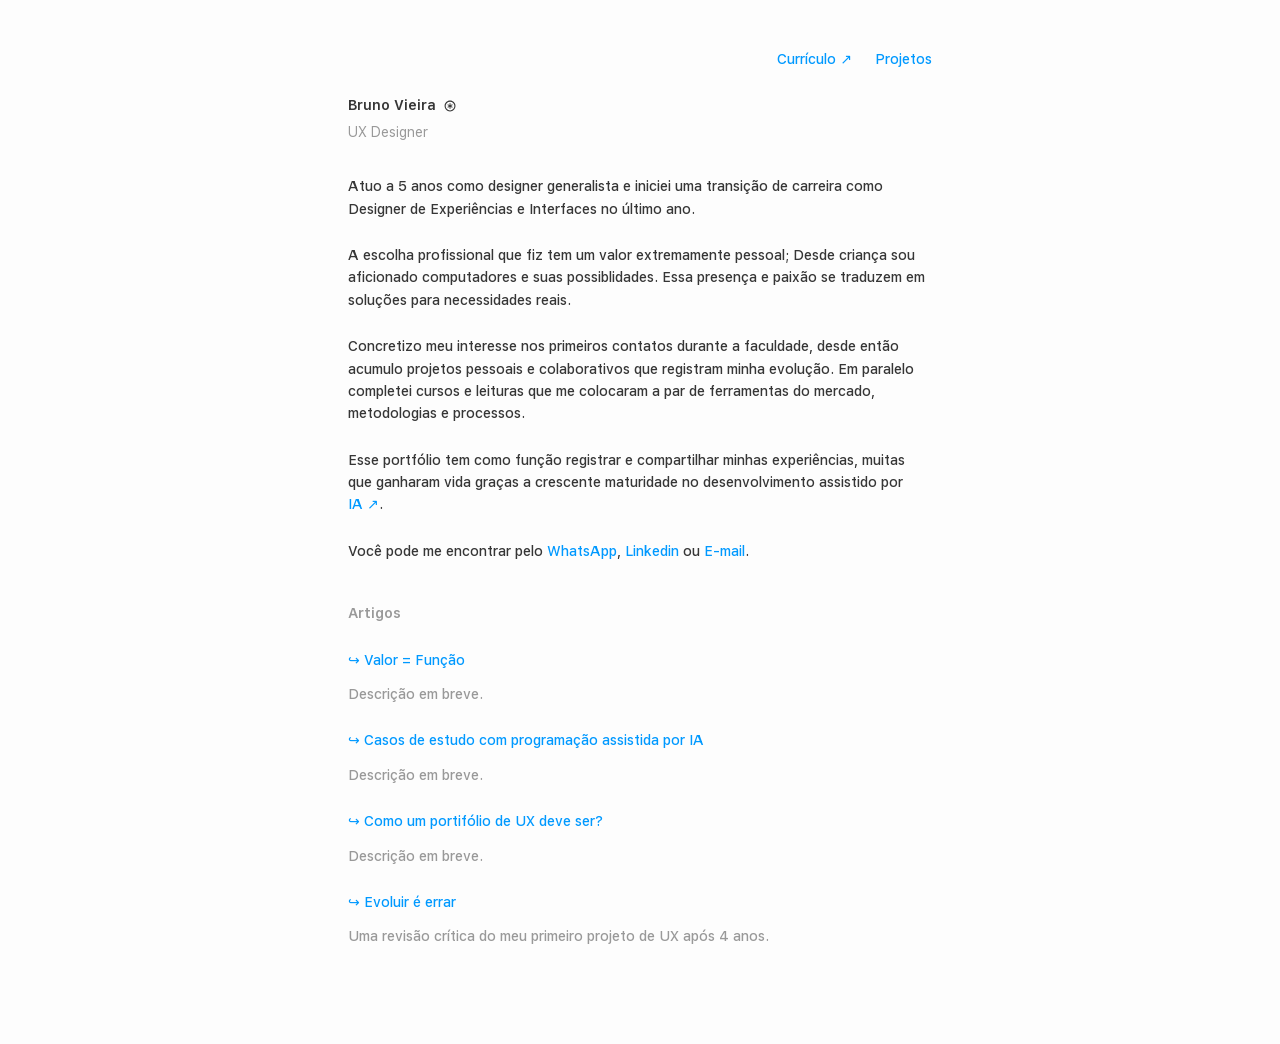
<file: index.html>
<!doctype html>
<html lang="pt-BR">
<head>
  <meta charset="UTF-8">
  <meta name="viewport" content="width=device-width, initial-scale=1.0">
  <title>Bruno Vieira — UX Designer</title>
  <link rel="icon" href="favicon.svg" type="image/svg+xml">
  <script>if(localStorage.getItem("text-scale-large")==="1"){document.documentElement.classList.add("text-large");}</script>
  <link rel="stylesheet" href="fonts/sf_pro/sf-pro.css">
  <link rel="stylesheet" href="css/reset.css">
  <link rel="stylesheet" href="css/tokens.css">
  <link rel="stylesheet" href="css/layout.css">
  <link rel="stylesheet" href="css/style.css">
</head>
<body>
  <aside class="aside-menu">
    <ul>
      <li><a class="cv-link" href="curriculum.html">Currículo ↗</a></li>
      <li><a href="galeria.html">Projetos</a></li>
      <li>
        <button type="button" class="text-scale-toggle" data-text-scale-toggle aria-pressed="false" aria-label="Aumentar o tamanho do texto">
          <span class="text-scale-toggle__a-small">A−</span>
          <span class="text-scale-toggle__divider" aria-hidden="true"></span>
          <span class="text-scale-toggle__a-large">A+</span>
        </button>
      </li>
    </ul>
  </aside>

  <main class="main">
    <header class="page-intro cascade cascade--1">
      <h1>Bruno Vieira<svg class="aside-brand-mark" viewBox="0 0 502 502" fill="currentColor" aria-hidden="true"><path d="M251.2 477.416C125.8 477.416 24.4919 376.108 24.4919 250.708C24.4919 125.308 125.8 24 251.2 24C376.6 24 477.908 125.308 477.908 250.708C477.908 376.108 375.364 477.416 251.2 477.416ZM251.2 432.939C351.89 432.939 433.431 351.398 433.431 250.708C433.431 150.018 351.89 68.4768 251.2 68.4768C150.509 68.4768 68.9687 150.018 68.9687 250.708C68.9687 351.398 150.509 432.939 251.2 432.939ZM228.962 364.371L232.05 283.448L164.1 326.689L141.861 288.39L212.901 250.708L141.861 213.026L164.1 174.727L232.05 217.968L228.962 137.045H273.438L270.35 217.968L338.3 174.727L360.539 213.026L289.499 250.708L360.539 288.39L338.3 326.689L270.35 283.448L273.438 364.371H228.962Z"/></svg></h1>
      <span class="role">UX Designer</span>
    </header>

    <section class="cascade cascade--2">
      <div class="bio">
        <p>Atuo a 5 anos como designer generalista e iniciei uma transição de carreira como Designer de Experiências e Interfaces no último ano.</p>
        <p>A escolha profissional que fiz tem um valor extremamente pessoal; Desde criança sou aficionado computadores e suas possiblidades. Essa presença e paixão se traduzem em soluções para necessidades reais.</p>
        <p>Concretizo meu interesse nos primeiros contatos durante a faculdade, desde então acumulo projetos pessoais e colaborativos que registram minha evolução. Em paralelo completei cursos e leituras que me colocaram a par de ferramentas do mercado, metodologias e processos.</p>
        <p>Esse portfólio tem como função registrar e compartilhar minhas experiências, muitas que ganharam vida graças a crescente maturidade no desenvolvimento assistido por <a href="artigo-casos-estudo-ia.html">IA ↗</a>.</p>
        <p>Você pode me encontrar pelo <a href="https://wa.me/55017981207066" target="_blank" rel="noopener">WhatsApp</a>, <a href="https://www.linkedin.com/in/brvnovn/" target="_blank" rel="noopener">Linkedin</a> ou <a href="mailto:uxbrunov@gmail.com">E-mail</a>.</p>
      </div>
    </section>

    <section class="section-articles">
      <span class="section-label cascade cascade--3">Artigos</span>
      <!-- TODO: as descrições abaixo são provisórias, definir junto com o texto de cada artigo -->
      <div class="article-preview" aria-hidden="true">
        <iframe class="article-preview__frame" tabindex="-1" scrolling="no"></iframe>
      </div>
      <div class="featured-link cascade cascade--3">
        <div class="featured-link__body">
          <a href="artigo-valor-funcao.html">↪ Valor = Função</a>
          <p class="subtitle">Descrição em breve.</p>
        </div>
      </div>
      <div class="featured-link cascade cascade--4">
        <div class="featured-link__body">
          <a href="artigo-casos-estudo-ia.html">↪ Casos de estudo com programação assistida por IA</a>
          <p class="subtitle">Descrição em breve.</p>
        </div>
      </div>
      <div class="featured-link cascade cascade--5">
        <div class="featured-link__body">
          <a href="artigo-portfolio-ux.html">↪ Como um portifólio de UX deve ser?</a>
          <p class="subtitle">Descrição em breve.</p>
        </div>
      </div>
      <div class="featured-link cascade cascade--6">
        <div class="featured-link__body">
          <a href="artigo-evoluir-e-errar.html">↪ Evoluir é errar</a>
          <p class="subtitle">Uma revisão crítica do meu primeiro projeto de UX após 4 anos.</p>
        </div>
      </div>
    </section>
  </main>

  <script src="js/copiar-email.js" defer></script>
  <script src="js/article-preview.js" defer></script>
  <script src="js/text-scale.js" defer></script>
</body>
</html>
</file>
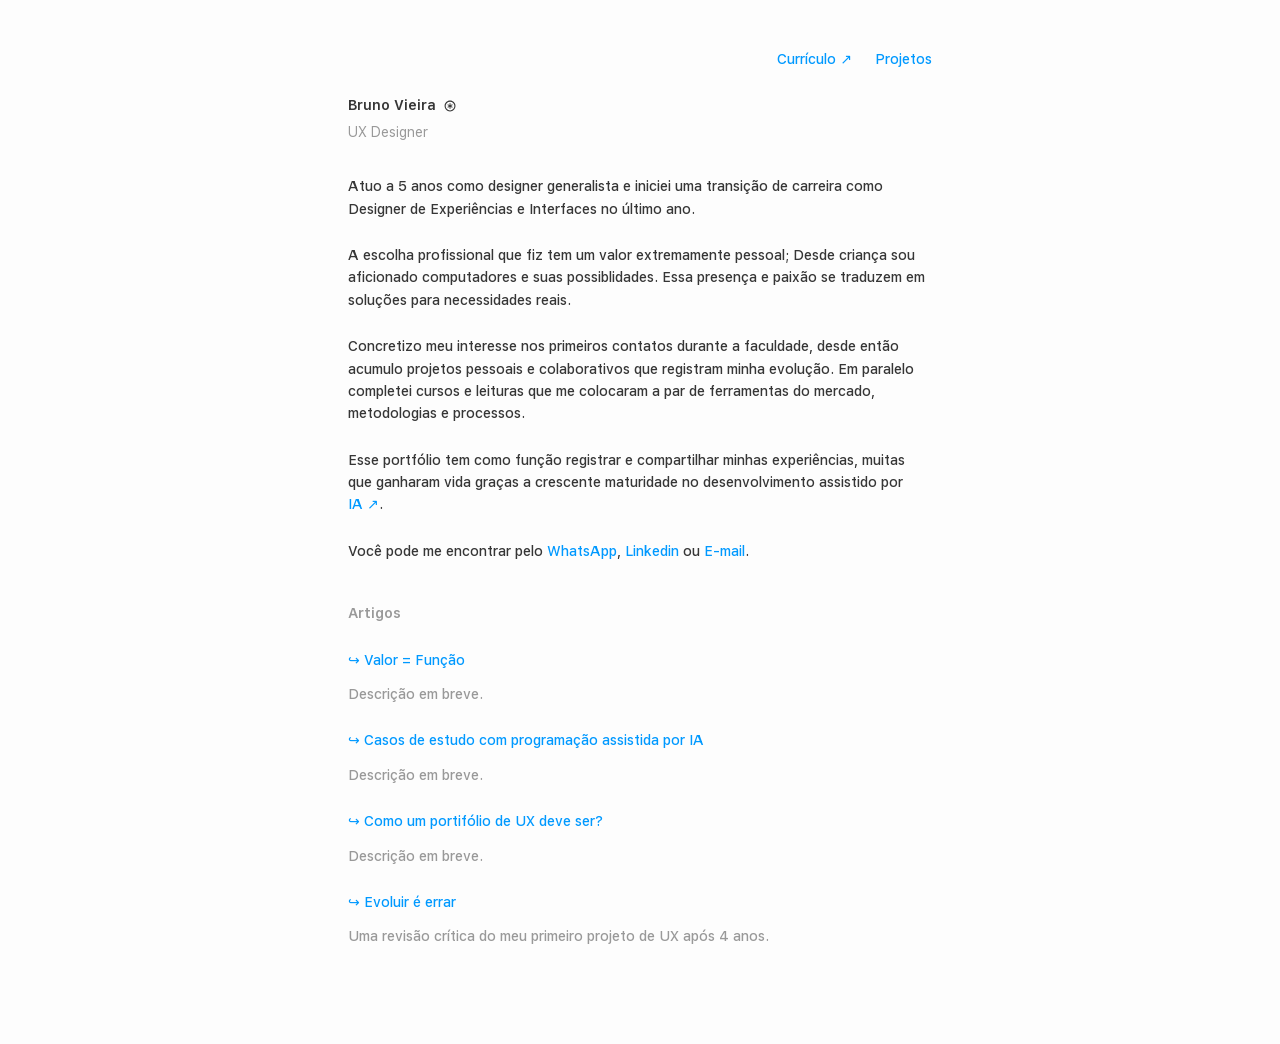
<file: grafico/index.html>
<!DOCTYPE html>
<html lang="pt-BR">
<head>
  <meta charset="utf-8">
  <title>Bruno Vieira — Portfólio</title>
  <link rel="canonical" href="https://brvnovn.github.io/">
  <meta http-equiv="refresh" content="0; url=../">
  <script>location.replace("../" + location.search + location.hash);</script>
</head>
<body>
  <a href="../">Ir para o portfólio</a>
</body>
</html>
</file>
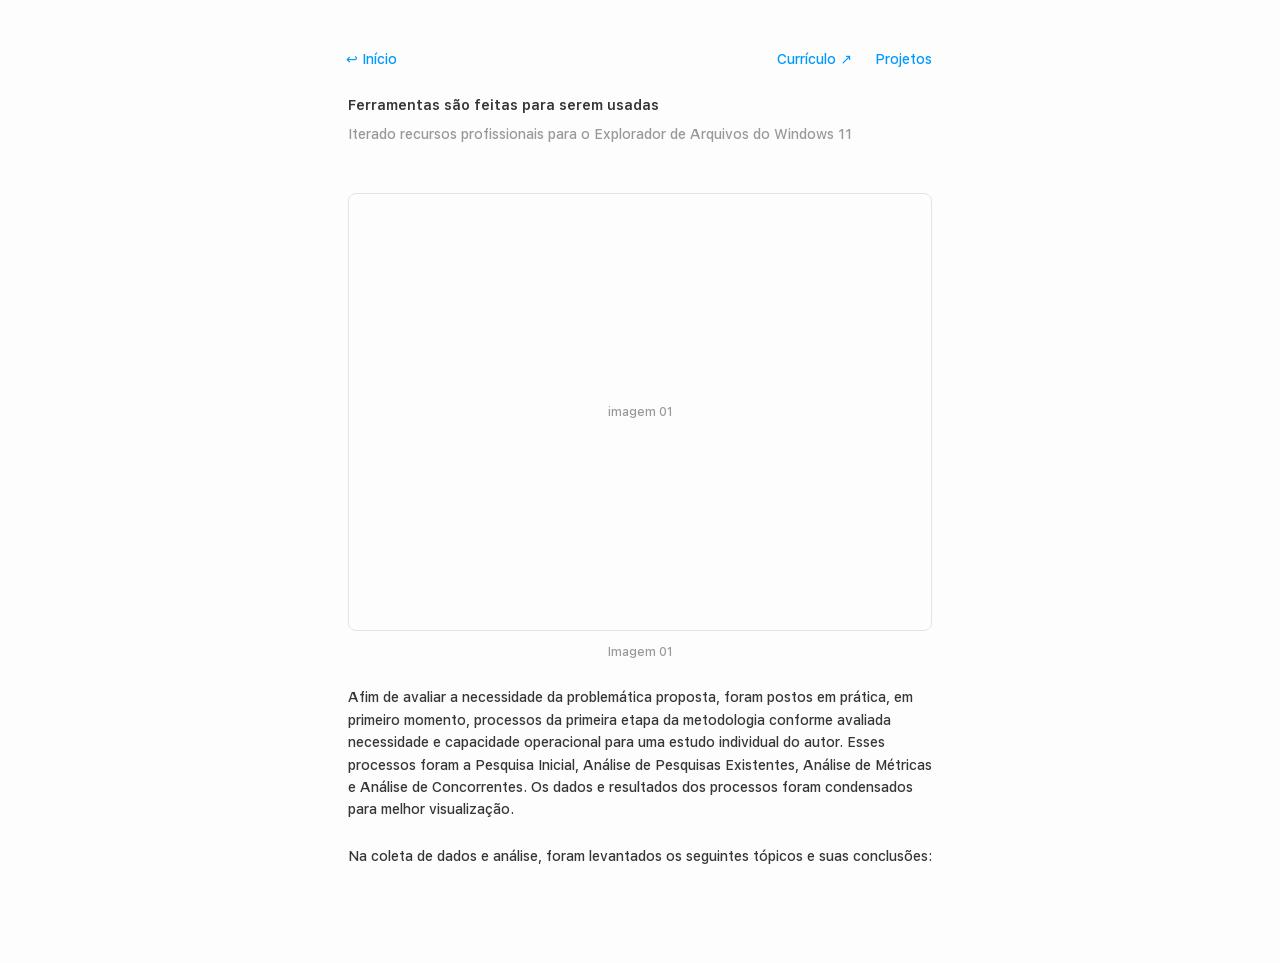
<file: article.html>
<!doctype html>
<html lang="pt-BR">
<head>
  <meta charset="UTF-8">
  <meta name="viewport" content="width=device-width, initial-scale=1.0">
  <title>Ferramentas são feitas para serem usadas — Bruno Vieira</title>
  <script>if(localStorage.getItem("text-scale-large")==="1"){document.documentElement.classList.add("text-large");}</script>
  <link rel="icon" href="favicon.svg" type="image/svg+xml">
  <link rel="stylesheet" href="fonts/sf_pro/sf-pro.css">
  <link rel="stylesheet" href="css/reset.css">
  <link rel="stylesheet" href="css/tokens.css">
  <link rel="stylesheet" href="css/layout.css">
  <link rel="stylesheet" href="css/style.css">
</head>
<body>
  <aside class="aside-menu">
    <ul>
      <li><a href="index.html">↩ Início</a></li>
      <li><a class="cv-link" href="curriculum.html">Currículo ↗</a></li>
      <li><a href="galeria.html">Projetos</a></li>
      <li>
        <button type="button" class="text-scale-toggle" data-text-scale-toggle aria-pressed="false" aria-label="Aumentar o tamanho do texto">
          <span class="text-scale-toggle__a-small">A−</span>
          <span class="text-scale-toggle__divider" aria-hidden="true"></span>
          <span class="text-scale-toggle__a-large">A+</span>
        </button>
      </li>
    </ul>
  </aside>

  <main class="main">
    <header class="article-header cascade cascade--1">
      <h1>Ferramentas são feitas para serem usadas</h1>
      <span class="subtitle">Iterado recursos profissionais para o Explorador de Arquivos do Windows 11</span>
    </header>

    <div class="article-body cascade cascade--2">
      <figure class="article-figure">
        <div class="article-figure__frame">
          <span class="article-figure__placeholder">imagem 01</span>
        </div>
        <figcaption class="article-caption">Imagem 01</figcaption>
      </figure>

      <p>Afim de avaliar a necessidade da problemática proposta, foram postos em prática, em primeiro momento, processos da primeira etapa da metodologia conforme avaliada necessidade e capacidade operacional para uma estudo individual do autor. Esses processos foram a Pesquisa Inicial, Análise de Pesquisas Existentes, Análise de Métricas e Análise de Concorrentes. Os dados e resultados dos processos foram condensados para melhor visualização.</p>
      <p>Na coleta de dados e análise, foram levantados os seguintes tópicos e suas conclusões:</p>
      <!-- TODO: conteudo do artigo continua alem do frame exportado no Figma — cole o restante aqui -->
    </div>
  </main>
  <script src="js/text-scale.js" defer></script>
</body>
</html>
</file>
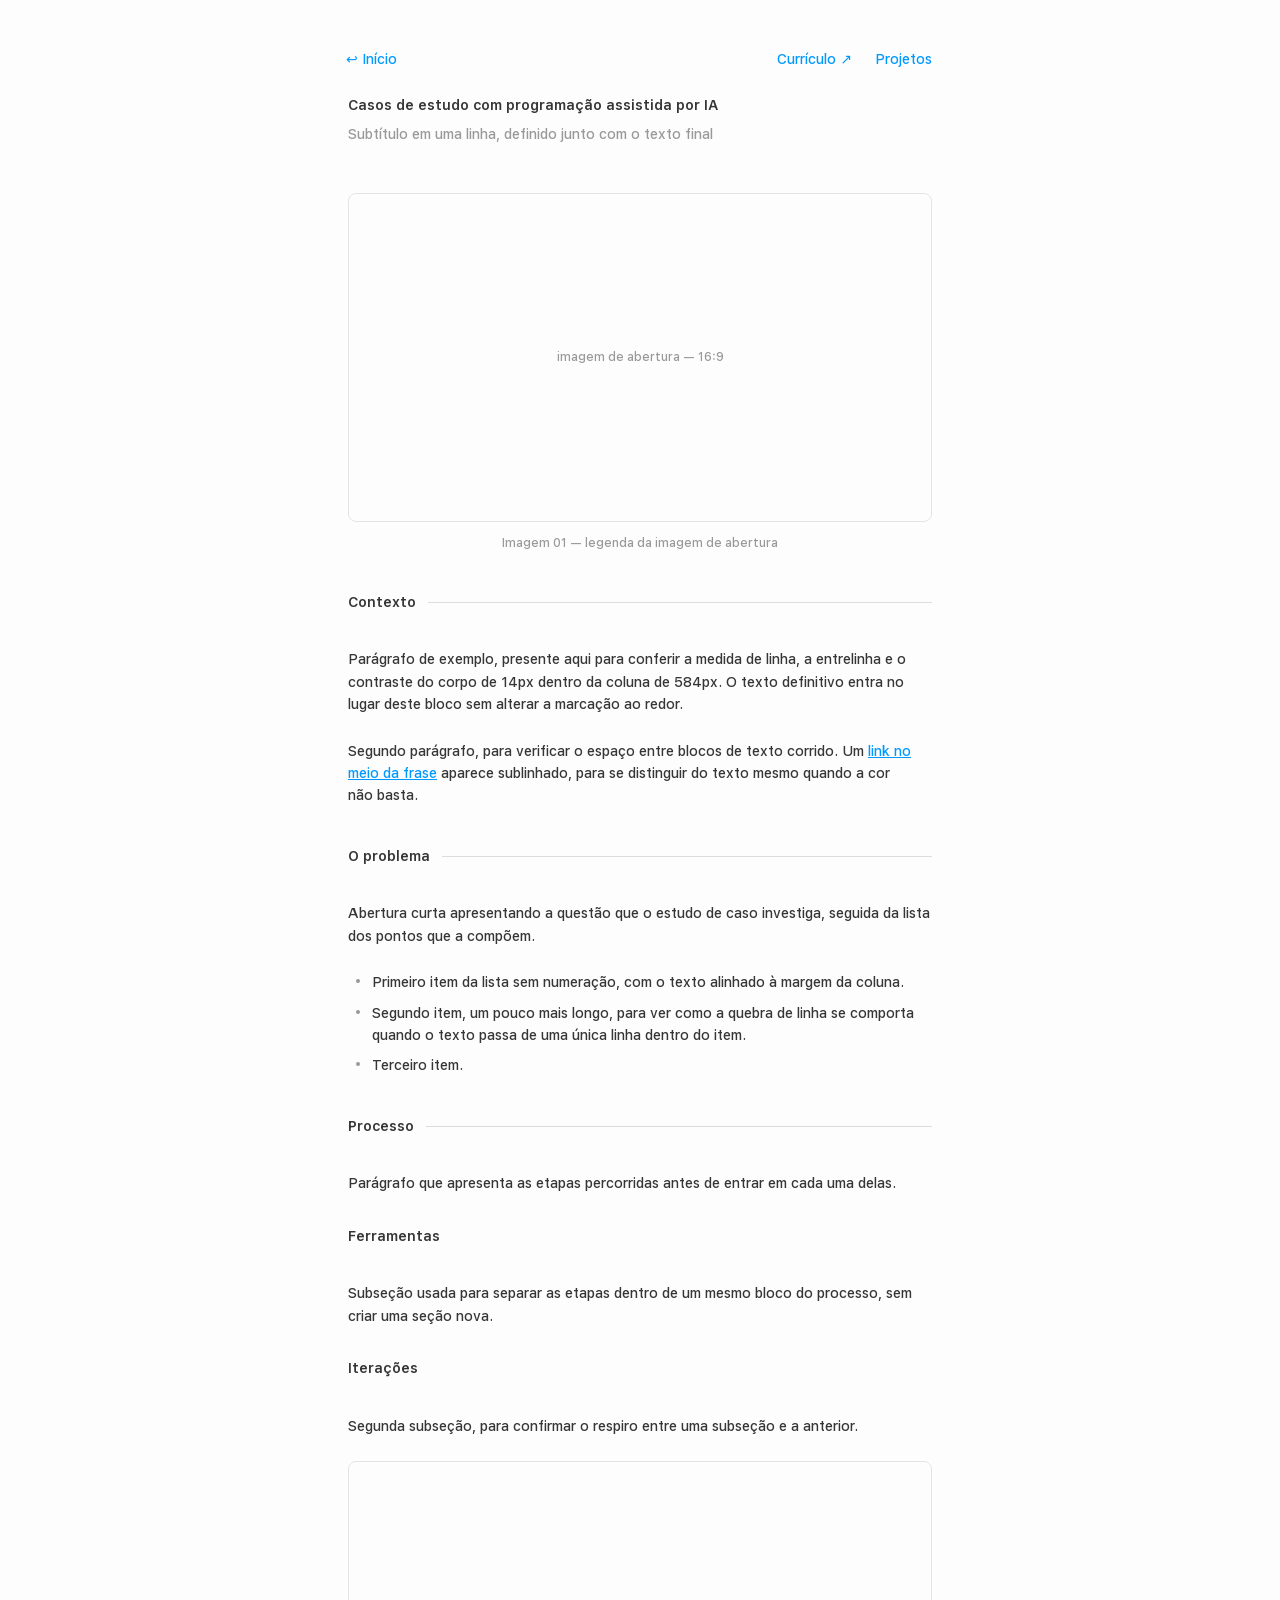
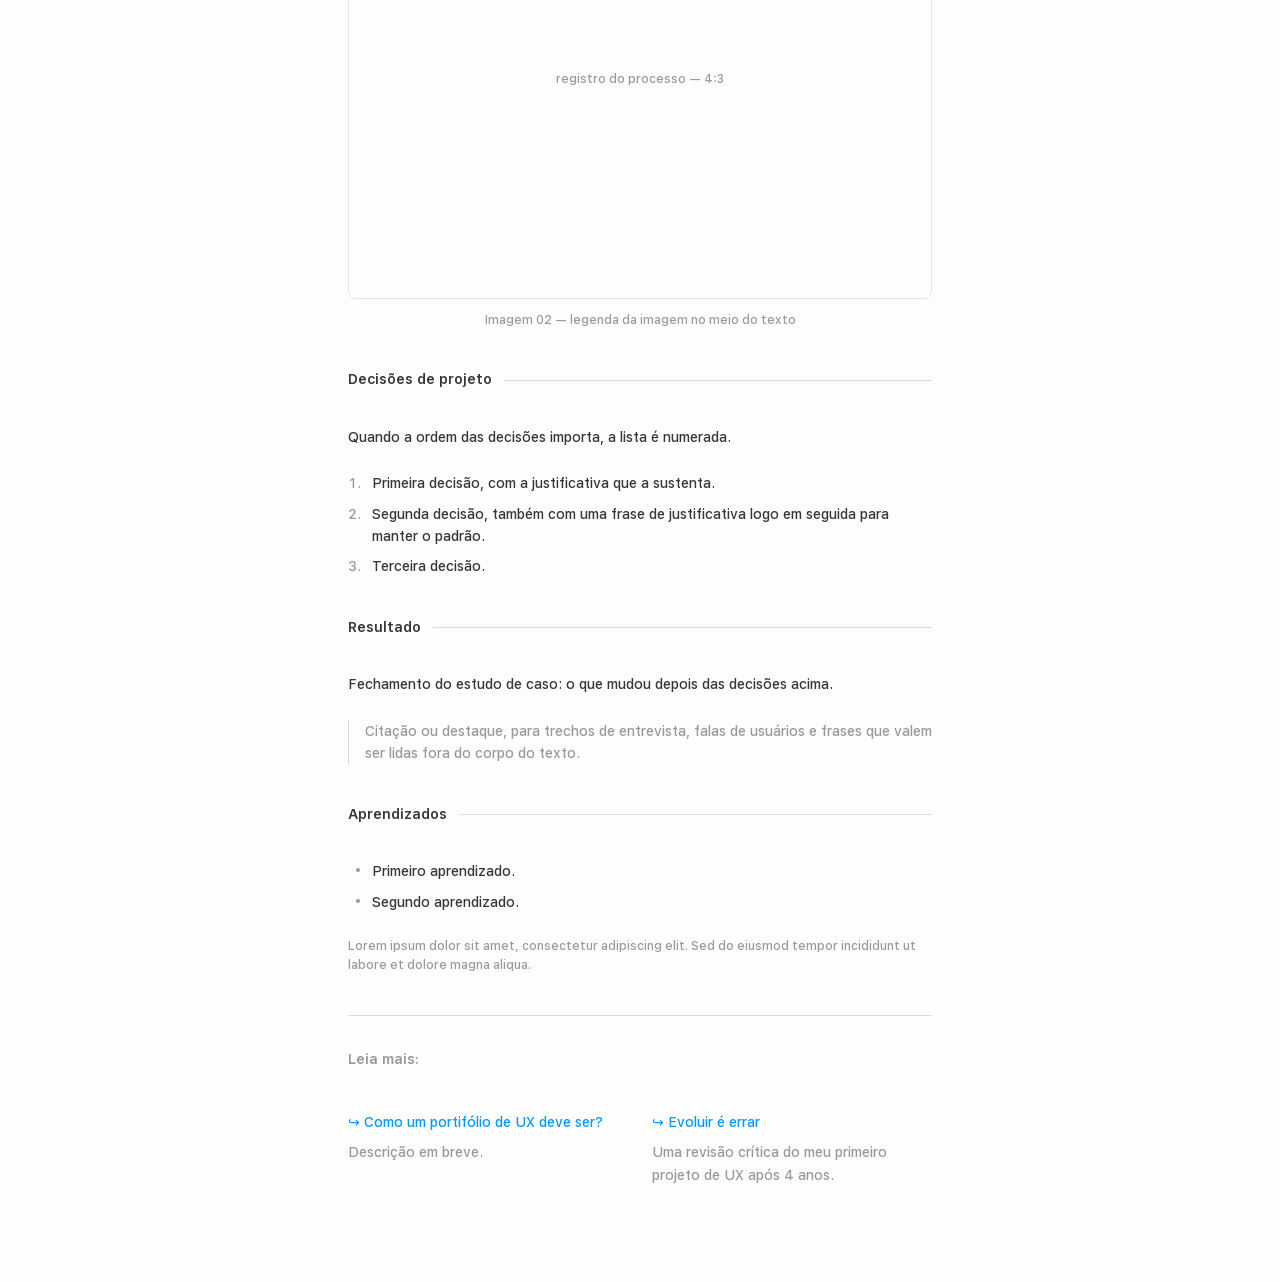
<file: artigo-casos-estudo-ia.html>
<!doctype html>
<html lang="pt-BR">
<head>
  <meta charset="UTF-8">
  <meta name="viewport" content="width=device-width, initial-scale=1.0">
  <title>Casos de estudo com programação assistida por IA — Bruno Vieira</title>
  <link rel="icon" href="favicon.svg" type="image/svg+xml">
  <script>if(localStorage.getItem("text-scale-large")==="1"){document.documentElement.classList.add("text-large");}</script>
  <link rel="stylesheet" href="fonts/sf_pro/sf-pro.css">
  <link rel="stylesheet" href="css/reset.css">
  <link rel="stylesheet" href="css/tokens.css">
  <link rel="stylesheet" href="css/layout.css">
  <link rel="stylesheet" href="css/style.css">
</head>
<body>
  <aside class="aside-menu">
    <ul>
      <li><a href="index.html">↩ Início</a></li>
      <li><a class="cv-link" href="curriculum.html">Currículo ↗</a></li>
      <li><a href="galeria.html">Projetos</a></li>
      <li>
        <button type="button" class="text-scale-toggle" data-text-scale-toggle aria-pressed="false" aria-label="Aumentar o tamanho do texto">
          <span class="text-scale-toggle__a-small">A−</span>
          <span class="text-scale-toggle__divider" aria-hidden="true"></span>
          <span class="text-scale-toggle__a-large">A+</span>
        </button>
      </li>
    </ul>
  </aside>

  <main class="main">
    <header class="article-header cascade cascade--1">
      <h1>Casos de estudo com programação assistida por IA</h1>
      <!-- TODO: subtítulo definitivo -->
      <span class="subtitle">Subtítulo em uma linha, definido junto com o texto final</span>
    </header>

    <!-- Conteúdo provisório: estrutura de estudo de caso e teste de
         formatação. Substituir por artigos/casos-de-estudo-com-ia.md
         mantendo as mesmas classes (ver artigos/MODELO_ARTIGO.md). -->
    <div class="article-body cascade cascade--2">
      <figure class="article-figure">
        <div class="article-figure__frame article-figure__frame--wide">
          <span class="article-figure__placeholder">imagem de abertura — 16:9</span>
        </div>
        <figcaption class="article-caption">Imagem 01 — legenda da imagem de abertura</figcaption>
      </figure>

      <h2>Contexto</h2>
      <p>Parágrafo de exemplo, presente aqui para conferir a medida de linha, a entrelinha e o contraste do corpo de 14px dentro da coluna de 584px. O texto definitivo entra no lugar deste bloco sem alterar a marcação ao redor.</p>
      <p>Segundo parágrafo, para verificar o espaço entre blocos de texto corrido. Um <a href="index.html">link no meio da frase</a> aparece sublinhado, para se distinguir do texto mesmo quando a cor não basta.</p>

      <h2>O problema</h2>
      <p>Abertura curta apresentando a questão que o estudo de caso investiga, seguida da lista dos pontos que a compõem.</p>
      <ul class="article-list">
        <li>Primeiro item da lista sem numeração, com o texto alinhado à margem da coluna.</li>
        <li>Segundo item, um pouco mais longo, para ver como a quebra de linha se comporta quando o texto passa de uma única linha dentro do item.</li>
        <li>Terceiro item.</li>
      </ul>

      <h2>Processo</h2>
      <p>Parágrafo que apresenta as etapas percorridas antes de entrar em cada uma delas.</p>

      <h3>Ferramentas</h3>
      <p>Subseção usada para separar as etapas dentro de um mesmo bloco do processo, sem criar uma seção nova.</p>

      <h3>Iterações</h3>
      <p>Segunda subseção, para confirmar o respiro entre uma subseção e a anterior.</p>

      <figure class="article-figure">
        <div class="article-figure__frame">
          <span class="article-figure__placeholder">registro do processo — 4:3</span>
        </div>
        <figcaption class="article-caption">Imagem 02 — legenda da imagem no meio do texto</figcaption>
      </figure>

      <h2>Decisões de projeto</h2>
      <p>Quando a ordem das decisões importa, a lista é numerada.</p>
      <ol class="article-list">
        <li>Primeira decisão, com a justificativa que a sustenta.</li>
        <li>Segunda decisão, também com uma frase de justificativa logo em seguida para manter o padrão.</li>
        <li>Terceira decisão.</li>
      </ol>

      <h2>Resultado</h2>
      <p>Fechamento do estudo de caso: o que mudou depois das decisões acima.</p>
      <blockquote class="article-quote">Citação ou destaque, para trechos de entrevista, falas de usuários e frases que valem ser lidas fora do corpo do texto.</blockquote>

      <h2>Aprendizados</h2>
      <ul class="article-list">
        <li>Primeiro aprendizado.</li>
        <li>Segundo aprendizado.</li>
      </ul>

      <p class="article-footer-note">Lorem ipsum dolor sit amet, consectetur adipiscing elit. Sed do eiusmod tempor incididunt ut labore et dolore magna aliqua.</p>
      <span class="section-label">Leia mais:</span>
      <div class="article-footer">
        <div class="article-footer__item">
          <a href="artigo-portfolio-ux.html">↪ Como um portifólio de UX deve ser?</a>
          <p class="subtitle">Descrição em breve.</p>
        </div>
        <div class="article-footer__item">
          <a href="artigo-evoluir-e-errar.html">↪ Evoluir é errar</a>
          <p class="subtitle">Uma revisão crítica do meu primeiro projeto de UX após 4 anos.</p>
        </div>
      </div>
    </div>
  </main>
  <script src="js/text-scale.js" defer></script>
</body>
</html>
</file>
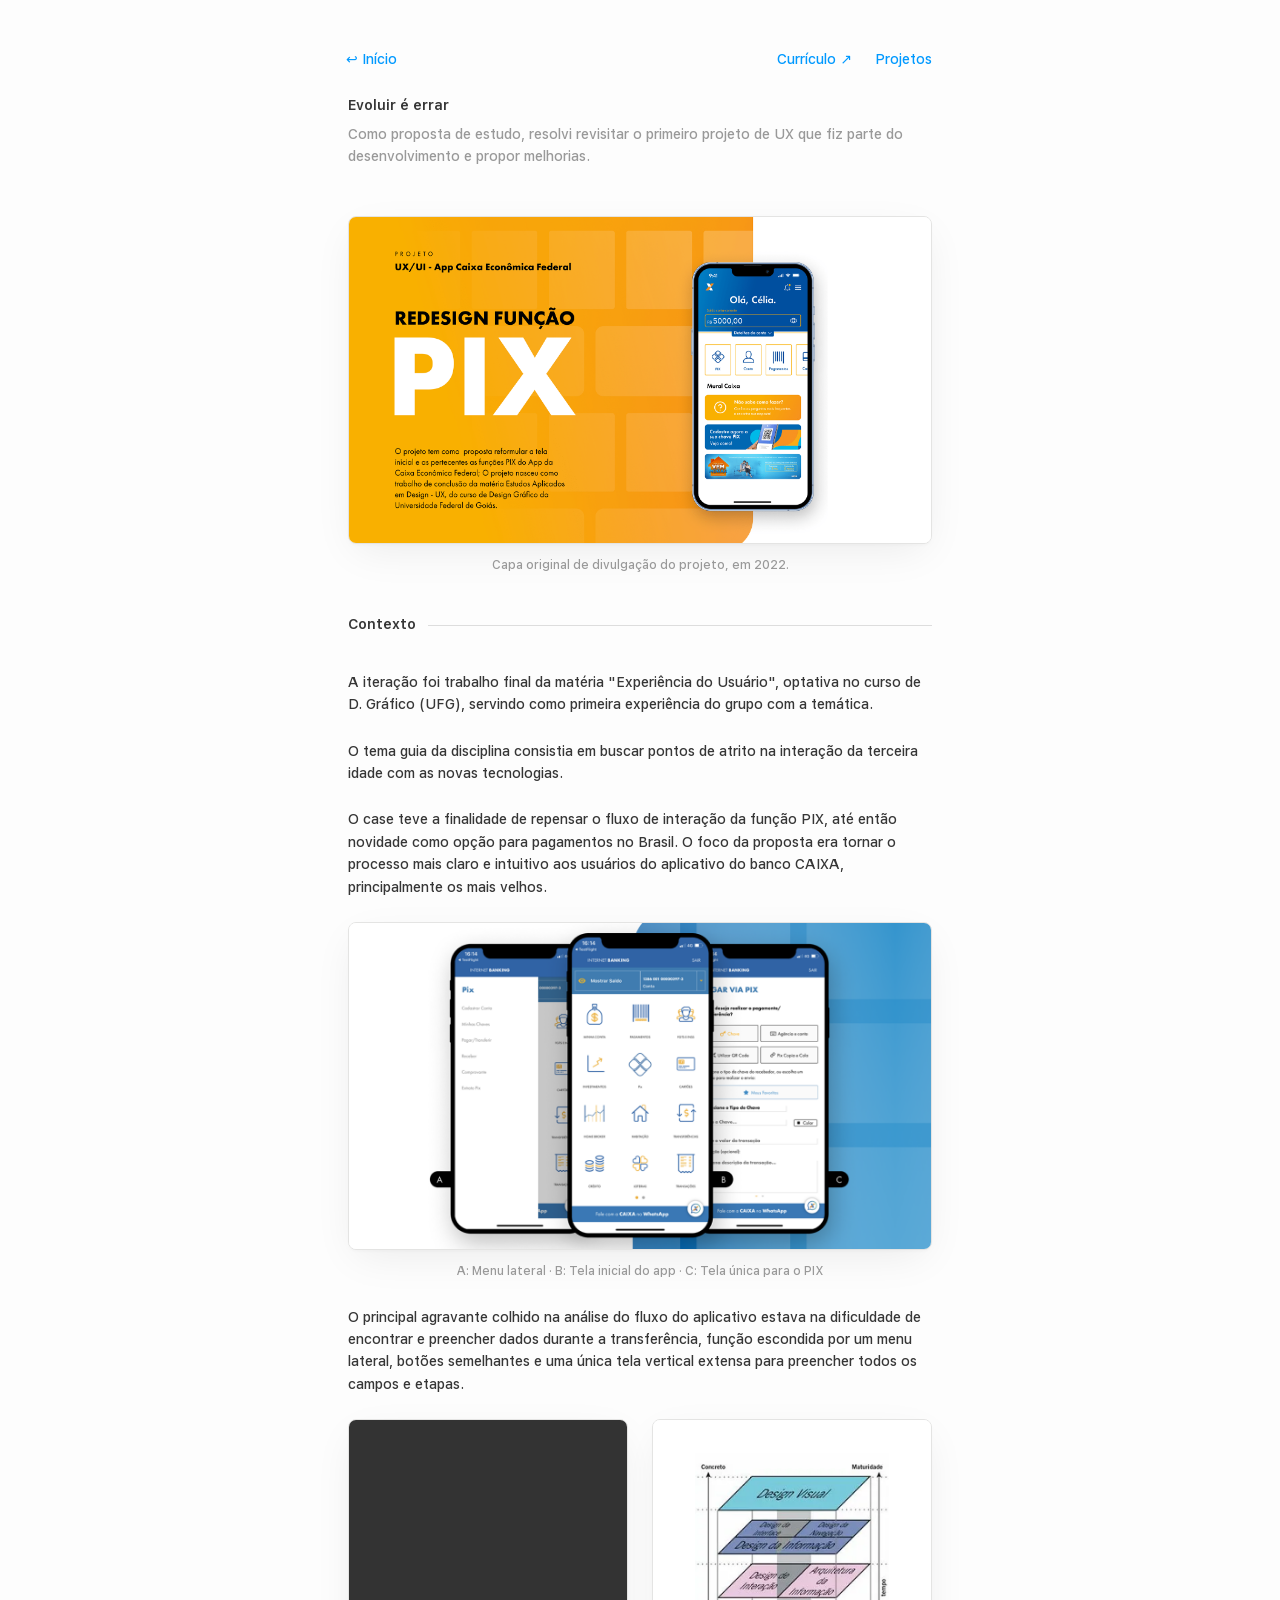
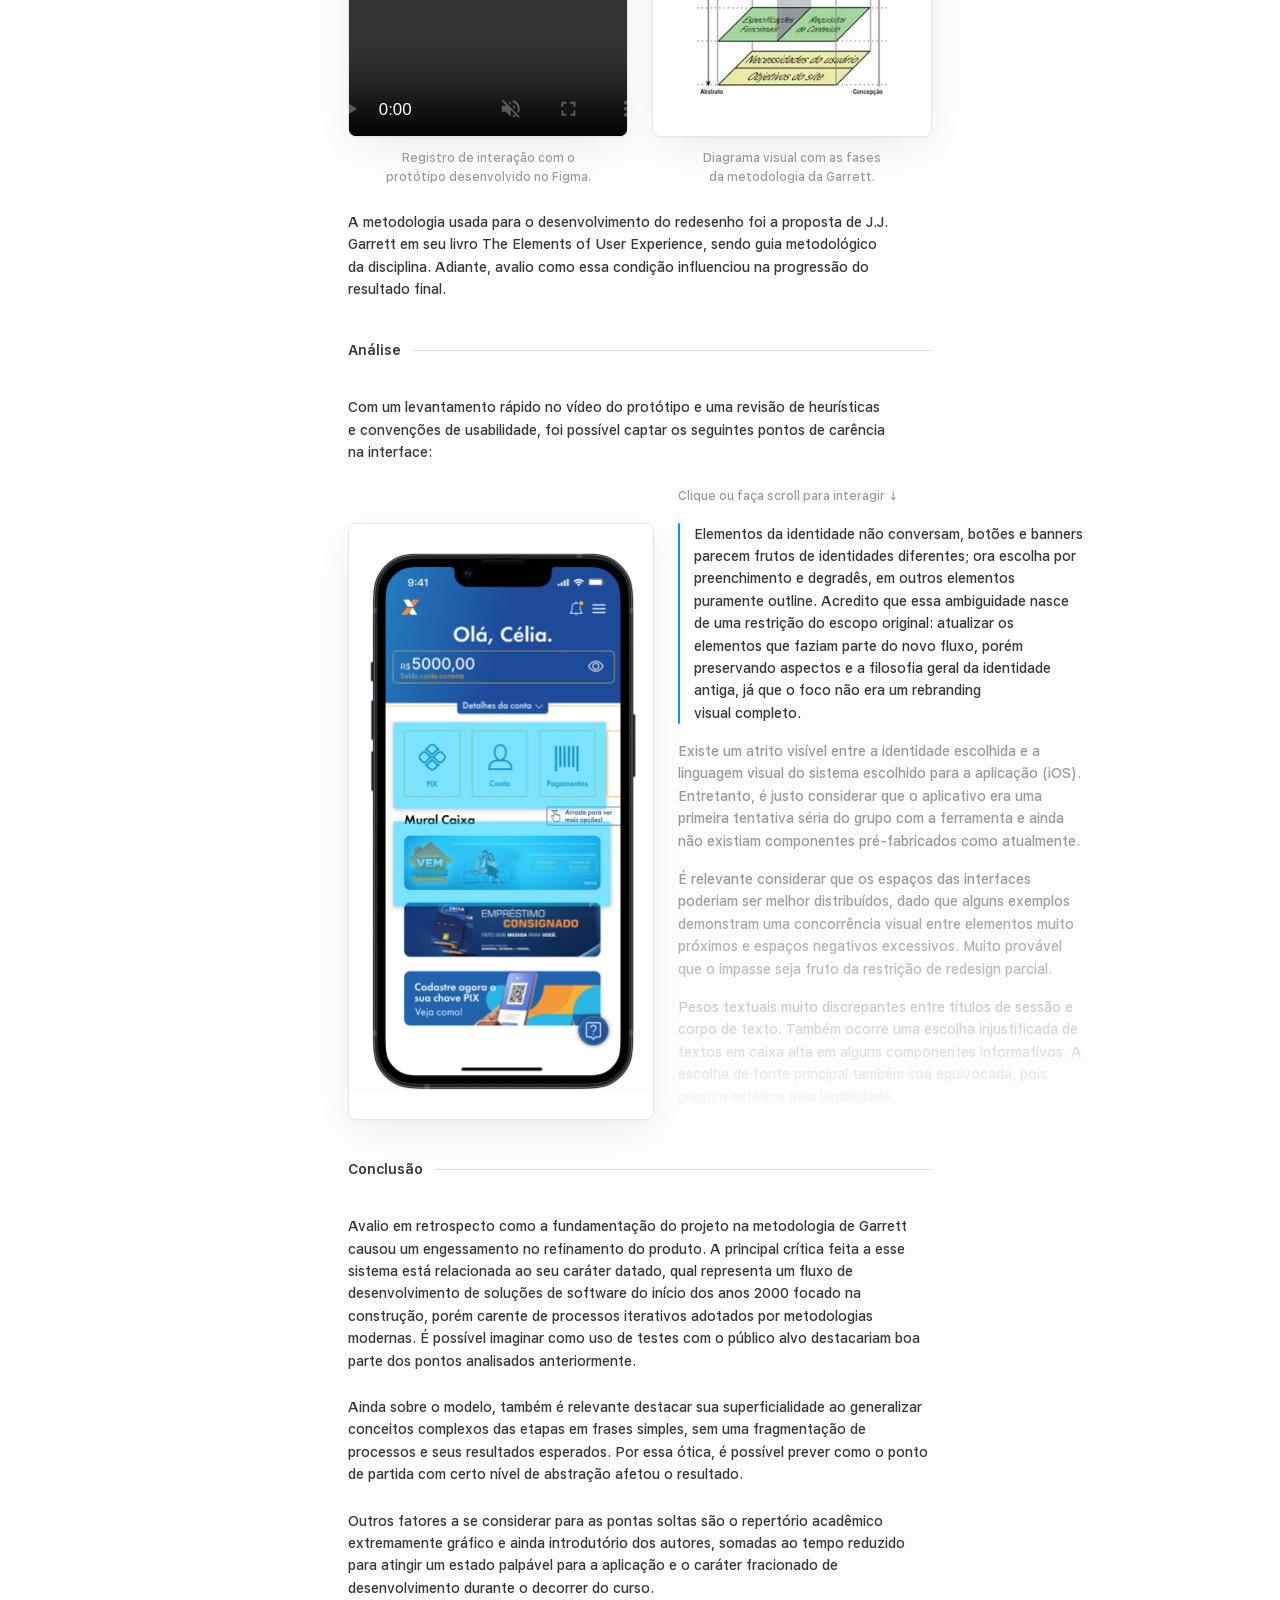
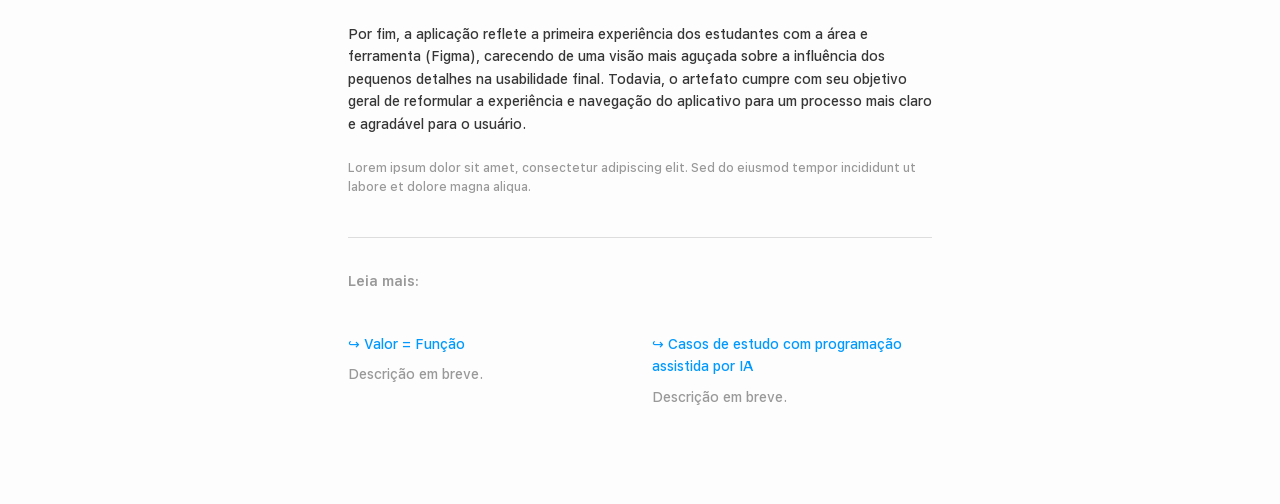
<file: artigo-evoluir-e-errar.html>
<!doctype html>
<html lang="pt-BR">
<head>
  <meta charset="UTF-8">
  <meta name="viewport" content="width=device-width, initial-scale=1.0">
  <title>Evoluir é errar — Bruno Vieira</title>
  <link rel="icon" href="favicon.svg" type="image/svg+xml">
  <script>if(localStorage.getItem("text-scale-large")==="1"){document.documentElement.classList.add("text-large");}</script>
  <link rel="stylesheet" href="fonts/sf_pro/sf-pro.css">
  <link rel="stylesheet" href="css/reset.css">
  <link rel="stylesheet" href="css/tokens.css">
  <link rel="stylesheet" href="css/layout.css">
  <link rel="stylesheet" href="css/style.css">
</head>
<body>
  <aside class="aside-menu">
    <ul>
      <li><a href="index.html">↩ Início</a></li>
      <li><a class="cv-link" href="curriculum.html">Currículo ↗</a></li>
      <li><a href="galeria.html">Projetos</a></li>
      <li>
        <button type="button" class="text-scale-toggle" data-text-scale-toggle aria-pressed="false" aria-label="Aumentar o tamanho do texto">
          <span class="text-scale-toggle__a-small">A−</span>
          <span class="text-scale-toggle__divider" aria-hidden="true"></span>
          <span class="text-scale-toggle__a-large">A+</span>
        </button>
      </li>
    </ul>
  </aside>

  <main class="main">
    <header class="article-header cascade cascade--1">
      <h1>Evoluir é errar</h1>
      <span class="subtitle">Como proposta de estudo, resolvi revisitar o primeiro projeto de UX que fiz parte do desenvolvimento e propor melhorias.</span>
    </header>

    <div class="article-body cascade cascade--2">
      <figure class="article-figure">
        <div class="article-figure__frame article-figure__frame--wide article-figure__frame--shadow">
          <img src="img/artigos/pix-caixa-capa.png" alt="Capa do projeto Redesign Função PIX, com o título em branco sobre fundo em degradê laranja e a tela inicial do app ao lado.">
        </div>
        <figcaption class="article-caption">Capa original de divulgação do projeto, em 2022.</figcaption>
      </figure>

      <h2>Contexto</h2>
      <p>A iteração foi trabalho final da matéria "Experiência do Usuário", optativa no curso de D. Gráfico (UFG), servindo como primeira experiência do grupo com a temática.</p>
      <p>O tema guia da disciplina consistia em buscar pontos de atrito na interação da terceira idade com as novas tecnologias.</p>
      <p>O case teve a finalidade de repensar o fluxo de interação da função PIX, até então novidade como opção para pagamentos no Brasil. O foco da proposta era tornar o processo mais claro e intuitivo aos usuários do aplicativo do banco CAIXA, principalmente os mais velhos.</p>

      <figure class="article-figure">
        <div class="article-figure__frame article-figure__frame--wide article-figure__frame--shadow">
          <img src="img/artigos/pix-caixa-telas.png" alt="Três telas do app lado a lado: menu lateral do PIX, tela inicial do internet banking e tela de pagamento via PIX.">
        </div>
        <figcaption class="article-caption">A: Menu lateral · B: Tela inicial do app · C: Tela única para o PIX</figcaption>
      </figure>

      <p>O principal agravante colhido na análise do fluxo do aplicativo estava na dificuldade de encontrar e preencher dados durante a transferência, função escondida por um menu lateral, botões semelhantes e uma única tela vertical extensa para preencher todos os campos e etapas.</p>

      <div class="article-split">
        <figure class="article-figure">
          <div class="article-split__media">
            <video src="videos/pix_caixa.mp4" autoplay loop controls muted playsinline></video>
          </div>
          <figcaption class="article-caption">Registro de interação com o protótipo desenvolvido no Figma.</figcaption>
        </figure>
        <figure class="article-figure">
          <div class="article-split__media">
            <img src="img/artigos/pix-caixa-metodologia.png" alt="Diagrama dos cinco planos de J.J. Garrett — Estratégia, Escopo, Estrutura, Esqueleto e Superfície — do abstrato ao concreto.">
          </div>
          <figcaption class="article-caption">Diagrama visual com as fases da metodologia da Garrett.</figcaption>
        </figure>
      </div>
      <p>A metodologia usada para o desenvolvimento do redesenho foi a proposta de J.J. Garrett em seu livro The Elements of User Experience, sendo guia metodológico da disciplina. Adiante, avalio como essa condição influenciou na progressão do resultado final.</p>

      <h2>Análise</h2>

      <p>Com um levantamento rápido no vídeo do protótipo e uma revisão de heurísticas e convenções de usabilidade, foi possível captar os seguintes pontos de carência na interface:</p>

      <div class="analise" data-analise>
        <p class="analise__dica">Clique ou faça scroll para interagir ↓</p>

        <div class="analise__viewer">
          <figure class="analise__shot" data-shot="1">
            <img src="img/artigos/pix-caixa-shot-01.png" alt="Tela inicial do app, com os cards de acesso rápido e o primeiro banner do Mural Caixa destacados em ciano — um em outline, o outro preenchido.">
          </figure>
          <figure class="analise__shot" data-shot="9">
            <img src="img/artigos/pix-caixa-shot-09.png" alt="Tela inicial do app, sem destaques, mostrando os cards de acesso rápido e o Mural Caixa.">
          </figure>
          <figure class="analise__shot" data-shot="2">
            <img src="img/artigos/pix-caixa-shot-02.png" alt="Tela do PIX, com o cabeçalho em degradê azul e o botão flutuante 'Acessar todas' destacados em ciano.">
          </figure>
          <figure class="analise__shot" data-shot="3">
            <img src="img/artigos/pix-caixa-shot-03.png" alt="Tela de descrição do PIX, com o bloco de texto colado ao formulário e a grande área vazia abaixo destacados em ciano.">
          </figure>
          <figure class="analise__shot" data-shot="4">
            <img src="img/artigos/pix-caixa-shot-04.png" alt="Tela de descrição do PIX, evidenciando os pesos de texto e o título em caixa alta do campo de descrição.">
          </figure>
          <figure class="analise__shot" data-shot="7">
            <img src="img/artigos/pix-caixa-shot-07.png" alt="Tela de carregamento com a mensagem 'Aguarde um segundinho, sua transferência está em andamento'.">
          </figure>
          <figure class="analise__shot" data-shot="8">
            <img src="img/artigos/pix-caixa-shot-08.png" alt="Recortes ampliados do formulário e da lista de movimentações, com bordas e alinhamentos desalinhados destacados em ciano.">
          </figure>
        </div>

        <div class="analise__leitura">
          <ol class="analise__historico" data-historico></ol>
          <ol class="analise__topicos" data-topicos>
            <li data-topico data-shot="1">Elementos da identidade não conversam, botões e banners parecem frutos de identidades diferentes; ora escolha por preenchimento e degradês, em outros elementos puramente outline. Acredito que essa ambiguidade nasce de uma restrição do escopo original: atualizar os elementos que faziam parte do novo fluxo, porém preservando aspectos e a filosofia geral da identidade antiga, já que o foco não era um rebranding visual completo.</li>
            <li data-topico data-shot="2">Existe um atrito visível entre a identidade escolhida e a linguagem visual do sistema escolhido para a aplicação (iOS). Entretanto, é justo considerar que o aplicativo era uma primeira tentativa séria do grupo com a ferramenta e ainda não existiam componentes pré-fabricados como atualmente.</li>
            <li data-topico data-shot="3">É relevante considerar que os espaços das interfaces poderiam ser melhor distribuídos, dado que alguns exemplos demonstram uma concorrência visual entre elementos muito próximos e espaços negativos excessivos. Muito provável que o impasse seja fruto da restrição de redesign parcial.</li>
            <li data-topico data-shot="4">Pesos textuais muito discrepantes entre títulos de sessão e corpo de texto. Também ocorre uma escolha injustificada de textos em caixa alta em alguns componentes informativos. A escolha de fonte principal também soa equivocada, pois prioriza estética pela legibilidade.</li>
            <li data-topico data-shot="4">Espaçamento entre texto e elementos muito apertado, gerando dificuldade de absorver a informação e leitura.</li>
            <li data-topico data-shot="4">Escolha leiga para indicadores de status entre as telas, poderia ser mais eficiente e menos redundante.</li>
            <li data-topico data-shot="7">UX writing amador nas telas de carregamento. Houve a priorização de uma voz paternalista/emocional (provavelmente fruto de uma escolha de narrativa para o rebranding) em detrimento de instruções claras sobre o que está acontecendo.</li>
            <li data-topico data-shot="8">Falta refinamento no alinhamento de textos e espaçamento apropriado em alguns botões da interface. As bordas dos elementos também carecem de um design system harmonioso.</li>
            <li data-topico data-shot="9">Apesar da escolha de animações para a troca de telas do protótipo refletir a ideia de progressão, ainda tem um ritmo lento para a função, principalmente em casos onde ela pode ser repetida várias vezes ao longo de um dia.</li>
            <li data-topico data-shot="9">Carência de uma configuração para alterar o tamanho dos textos e elementos da interface, requisito essencial pensando na acessibilidade do público alvo trabalhado.</li>
          </ol>
          <div class="analise__restart-slot" data-restart></div>
          <ol class="analise__fila" data-fila></ol>
        </div>
      </div>

      <h2>Conclusão</h2>
      <p>Avalio em retrospecto como a fundamentação do projeto na metodologia de Garrett causou um engessamento no refinamento do produto. A principal crítica feita a esse sistema está relacionada ao seu caráter datado, qual representa um fluxo de desenvolvimento de soluções de software do início dos anos 2000 focado na construção, porém carente de processos iterativos adotados por metodologias modernas. É possível imaginar como uso de testes com o público alvo destacariam boa parte dos pontos analisados anteriormente.</p>
      <p>Ainda sobre o modelo, também é relevante destacar sua superficialidade ao generalizar conceitos complexos das etapas em frases simples, sem uma fragmentação de processos e seus resultados esperados. Por essa ótica, é possível prever como o ponto de partida com certo nível de abstração afetou o resultado.</p>
      <p>Outros fatores a se considerar para as pontas soltas são o repertório acadêmico extremamente gráfico e ainda introdutório dos autores, somadas ao tempo reduzido para atingir um estado palpável para a aplicação e o caráter fracionado de desenvolvimento durante o decorrer do curso.</p>
      <p>Por fim, a aplicação reflete a primeira experiência dos estudantes com a área e ferramenta (Figma), carecendo de uma visão mais aguçada sobre a influência dos pequenos detalhes na usabilidade final. Todavia, o artefato cumpre com seu objetivo geral de reformular a experiência e navegação do aplicativo para um processo mais claro e agradável para o usuário.</p>

      <p class="article-footer-note">Lorem ipsum dolor sit amet, consectetur adipiscing elit. Sed do eiusmod tempor incididunt ut labore et dolore magna aliqua.</p>
      <span class="section-label">Leia mais:</span>
      <div class="article-footer">
        <div class="article-footer__item">
          <a href="artigo-valor-funcao.html">↪ Valor = Função</a>
          <p class="subtitle">Descrição em breve.</p>
        </div>
        <div class="article-footer__item">
          <a href="artigo-casos-estudo-ia.html">↪ Casos de estudo com programação assistida por IA</a>
          <p class="subtitle">Descrição em breve.</p>
        </div>
      </div>
    </div>
  </main>
  <script src="js/analise.js" defer></script>
  <script src="js/text-scale.js" defer></script>
</body>
</html>
</file>
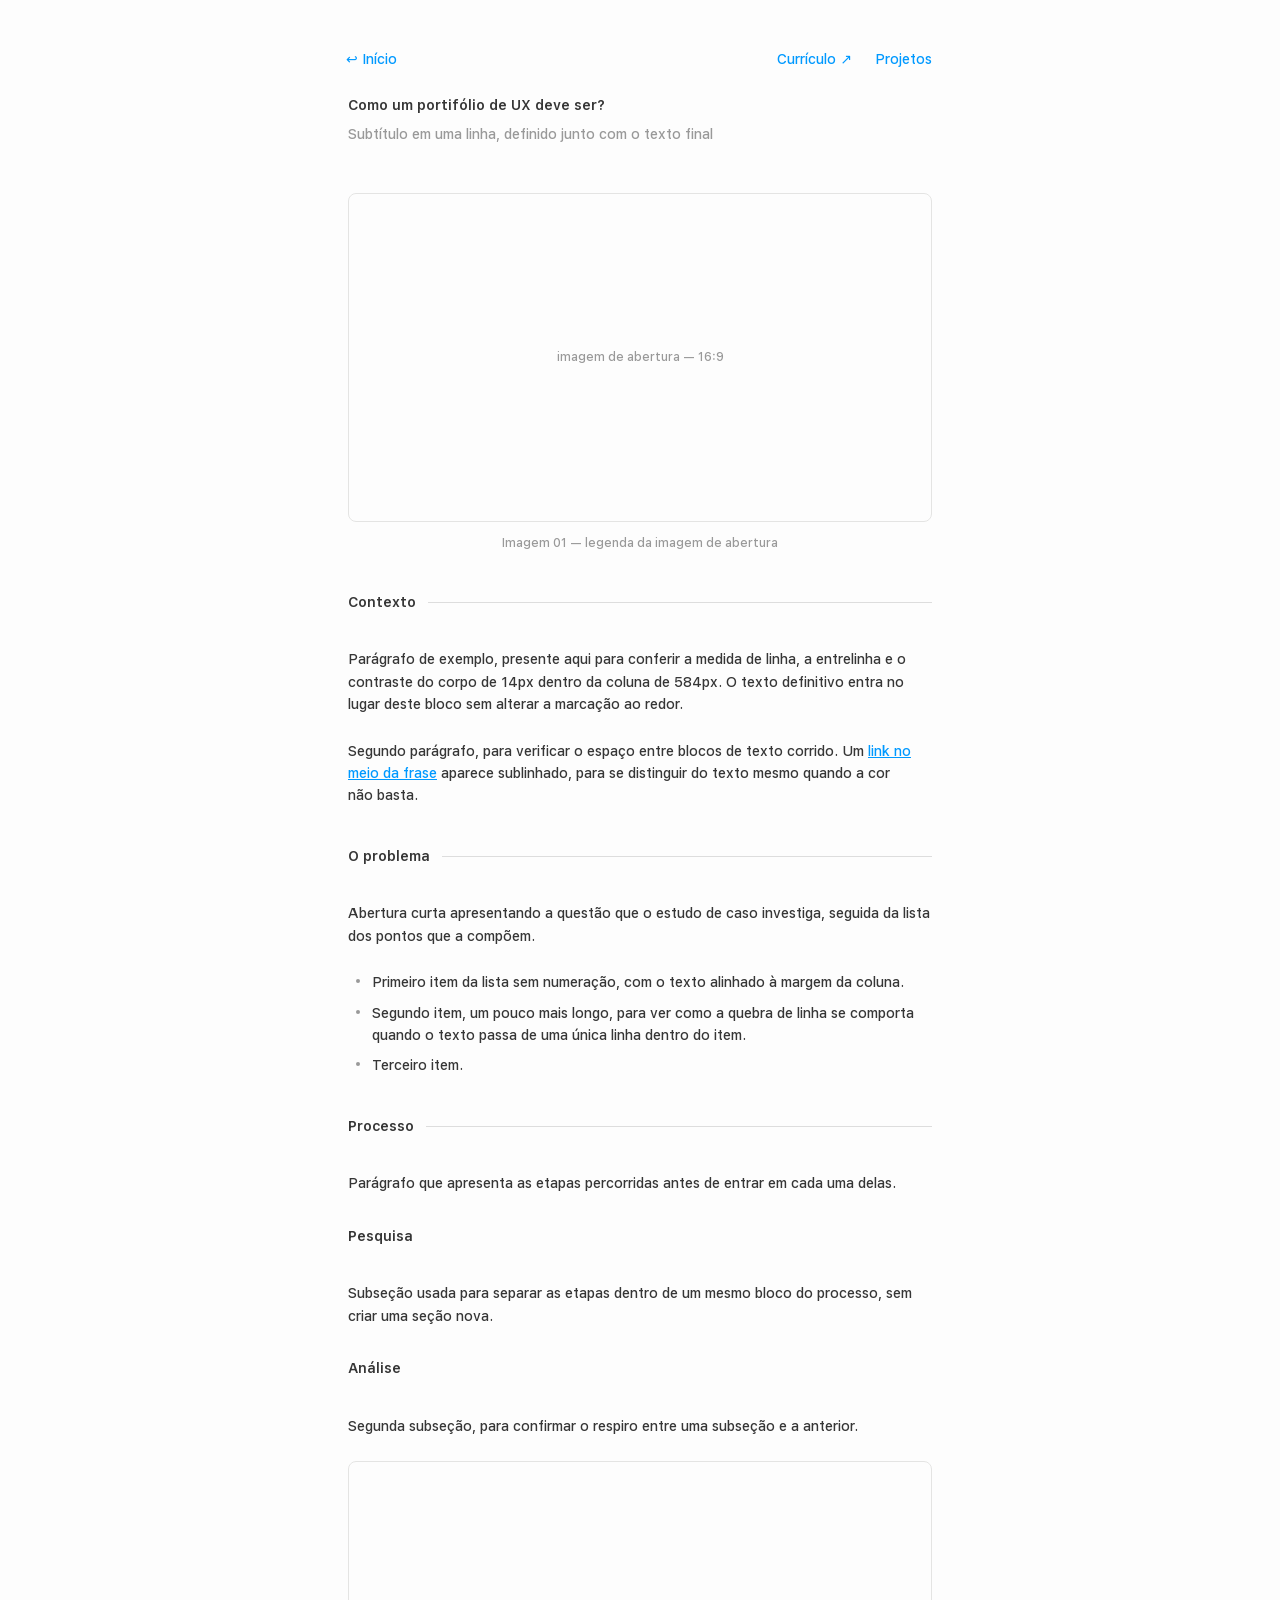
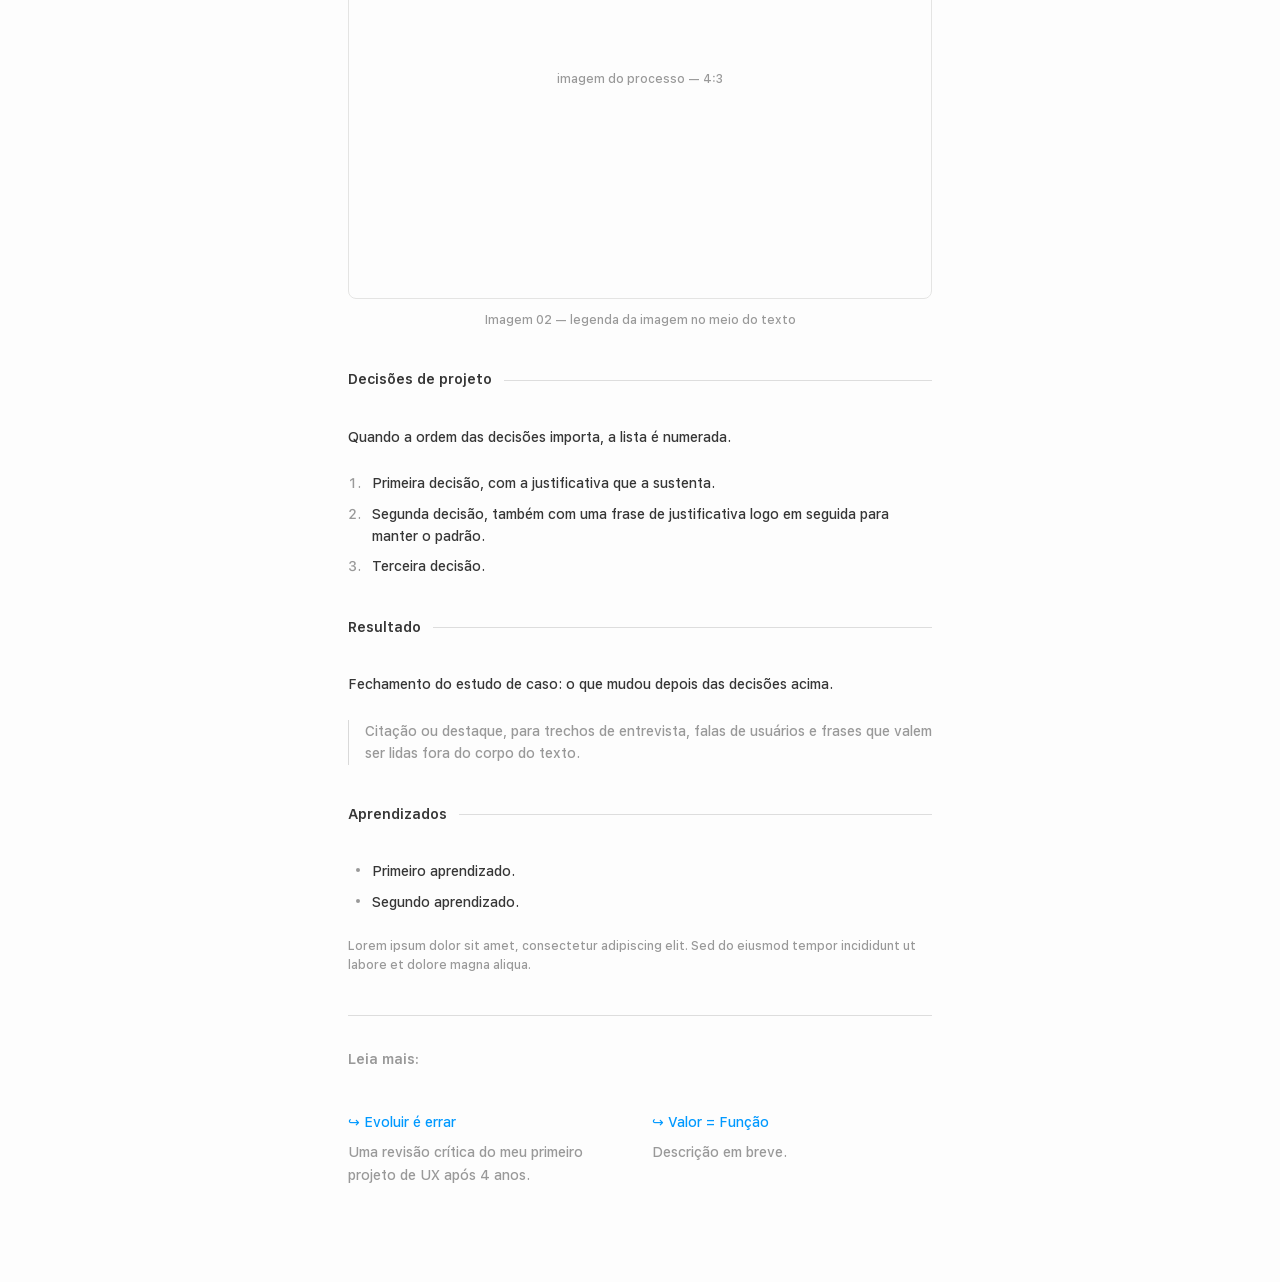
<file: artigo-portfolio-ux.html>
<!doctype html>
<html lang="pt-BR">
<head>
  <meta charset="UTF-8">
  <meta name="viewport" content="width=device-width, initial-scale=1.0">
  <title>Como um portifólio de UX deve ser? — Bruno Vieira</title>
  <link rel="icon" href="favicon.svg" type="image/svg+xml">
  <script>if(localStorage.getItem("text-scale-large")==="1"){document.documentElement.classList.add("text-large");}</script>
  <link rel="stylesheet" href="fonts/sf_pro/sf-pro.css">
  <link rel="stylesheet" href="css/reset.css">
  <link rel="stylesheet" href="css/tokens.css">
  <link rel="stylesheet" href="css/layout.css">
  <link rel="stylesheet" href="css/style.css">
</head>
<body>
  <aside class="aside-menu">
    <ul>
      <li><a href="index.html">↩ Início</a></li>
      <li><a class="cv-link" href="curriculum.html">Currículo ↗</a></li>
      <li><a href="galeria.html">Projetos</a></li>
      <li>
        <button type="button" class="text-scale-toggle" data-text-scale-toggle aria-pressed="false" aria-label="Aumentar o tamanho do texto">
          <span class="text-scale-toggle__a-small">A−</span>
          <span class="text-scale-toggle__divider" aria-hidden="true"></span>
          <span class="text-scale-toggle__a-large">A+</span>
        </button>
      </li>
    </ul>
  </aside>

  <main class="main">
    <header class="article-header cascade cascade--1">
      <h1>Como um portifólio de UX deve ser?</h1>
      <!-- TODO: subtítulo definitivo -->
      <span class="subtitle">Subtítulo em uma linha, definido junto com o texto final</span>
    </header>

    <!-- Conteúdo provisório: estrutura de estudo de caso e teste de
         formatação. Substituir por artigos/como-um-portifolio-de-ux-deve-ser.md
         mantendo as mesmas classes (ver artigos/MODELO_ARTIGO.md). -->
    <div class="article-body cascade cascade--2">
      <figure class="article-figure">
        <div class="article-figure__frame article-figure__frame--wide">
          <span class="article-figure__placeholder">imagem de abertura — 16:9</span>
        </div>
        <figcaption class="article-caption">Imagem 01 — legenda da imagem de abertura</figcaption>
      </figure>

      <h2>Contexto</h2>
      <p>Parágrafo de exemplo, presente aqui para conferir a medida de linha, a entrelinha e o contraste do corpo de 14px dentro da coluna de 584px. O texto definitivo entra no lugar deste bloco sem alterar a marcação ao redor.</p>
      <p>Segundo parágrafo, para verificar o espaço entre blocos de texto corrido. Um <a href="index.html">link no meio da frase</a> aparece sublinhado, para se distinguir do texto mesmo quando a cor não basta.</p>

      <h2>O problema</h2>
      <p>Abertura curta apresentando a questão que o estudo de caso investiga, seguida da lista dos pontos que a compõem.</p>
      <ul class="article-list">
        <li>Primeiro item da lista sem numeração, com o texto alinhado à margem da coluna.</li>
        <li>Segundo item, um pouco mais longo, para ver como a quebra de linha se comporta quando o texto passa de uma única linha dentro do item.</li>
        <li>Terceiro item.</li>
      </ul>

      <h2>Processo</h2>
      <p>Parágrafo que apresenta as etapas percorridas antes de entrar em cada uma delas.</p>

      <h3>Pesquisa</h3>
      <p>Subseção usada para separar as etapas dentro de um mesmo bloco do processo, sem criar uma seção nova.</p>

      <h3>Análise</h3>
      <p>Segunda subseção, para confirmar o respiro entre uma subseção e a anterior.</p>

      <figure class="article-figure">
        <div class="article-figure__frame">
          <span class="article-figure__placeholder">imagem do processo — 4:3</span>
        </div>
        <figcaption class="article-caption">Imagem 02 — legenda da imagem no meio do texto</figcaption>
      </figure>

      <h2>Decisões de projeto</h2>
      <p>Quando a ordem das decisões importa, a lista é numerada.</p>
      <ol class="article-list">
        <li>Primeira decisão, com a justificativa que a sustenta.</li>
        <li>Segunda decisão, também com uma frase de justificativa logo em seguida para manter o padrão.</li>
        <li>Terceira decisão.</li>
      </ol>

      <h2>Resultado</h2>
      <p>Fechamento do estudo de caso: o que mudou depois das decisões acima.</p>
      <blockquote class="article-quote">Citação ou destaque, para trechos de entrevista, falas de usuários e frases que valem ser lidas fora do corpo do texto.</blockquote>

      <h2>Aprendizados</h2>
      <ul class="article-list">
        <li>Primeiro aprendizado.</li>
        <li>Segundo aprendizado.</li>
      </ul>

      <p class="article-footer-note">Lorem ipsum dolor sit amet, consectetur adipiscing elit. Sed do eiusmod tempor incididunt ut labore et dolore magna aliqua.</p>
      <span class="section-label">Leia mais:</span>
      <div class="article-footer">
        <div class="article-footer__item">
          <a href="artigo-evoluir-e-errar.html">↪ Evoluir é errar</a>
          <p class="subtitle">Uma revisão crítica do meu primeiro projeto de UX após 4 anos.</p>
        </div>
        <div class="article-footer__item">
          <a href="artigo-valor-funcao.html">↪ Valor = Função</a>
          <p class="subtitle">Descrição em breve.</p>
        </div>
      </div>
    </div>
  </main>
  <script src="js/text-scale.js" defer></script>
</body>
</html>
</file>
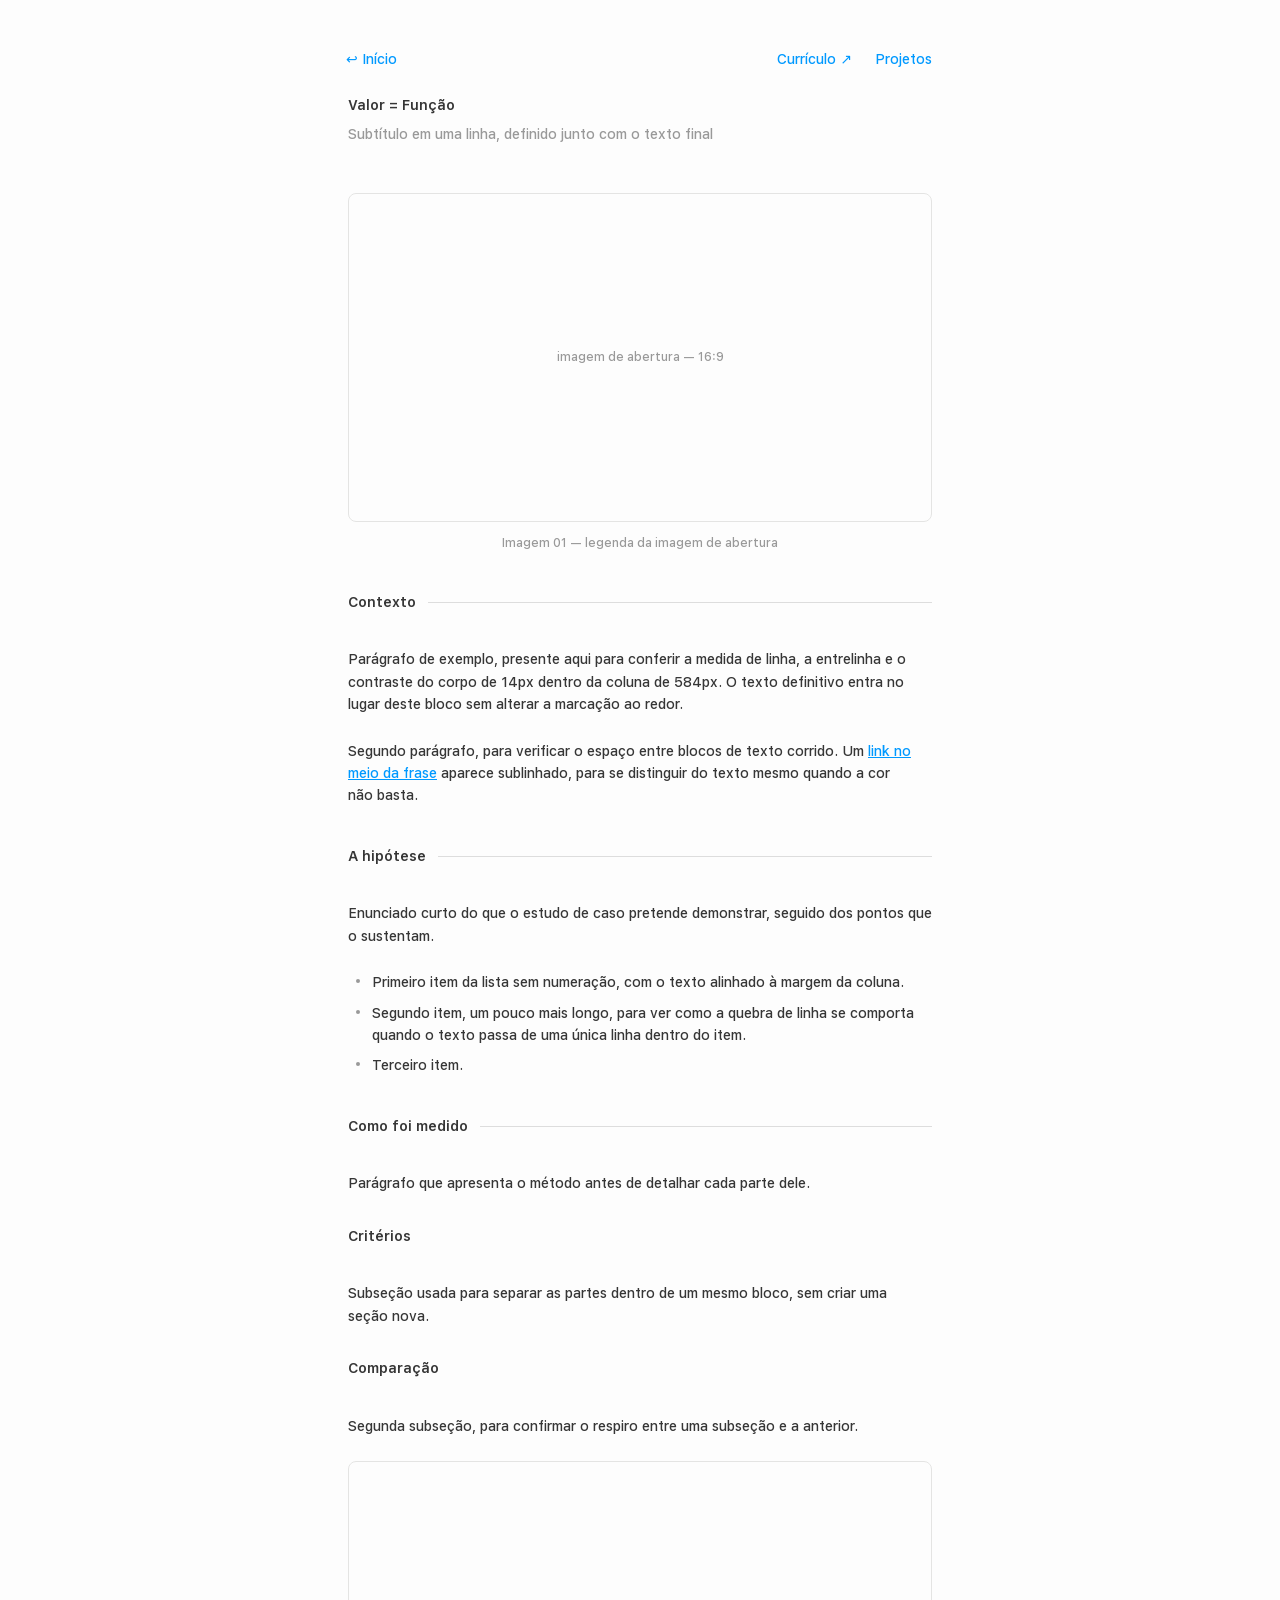
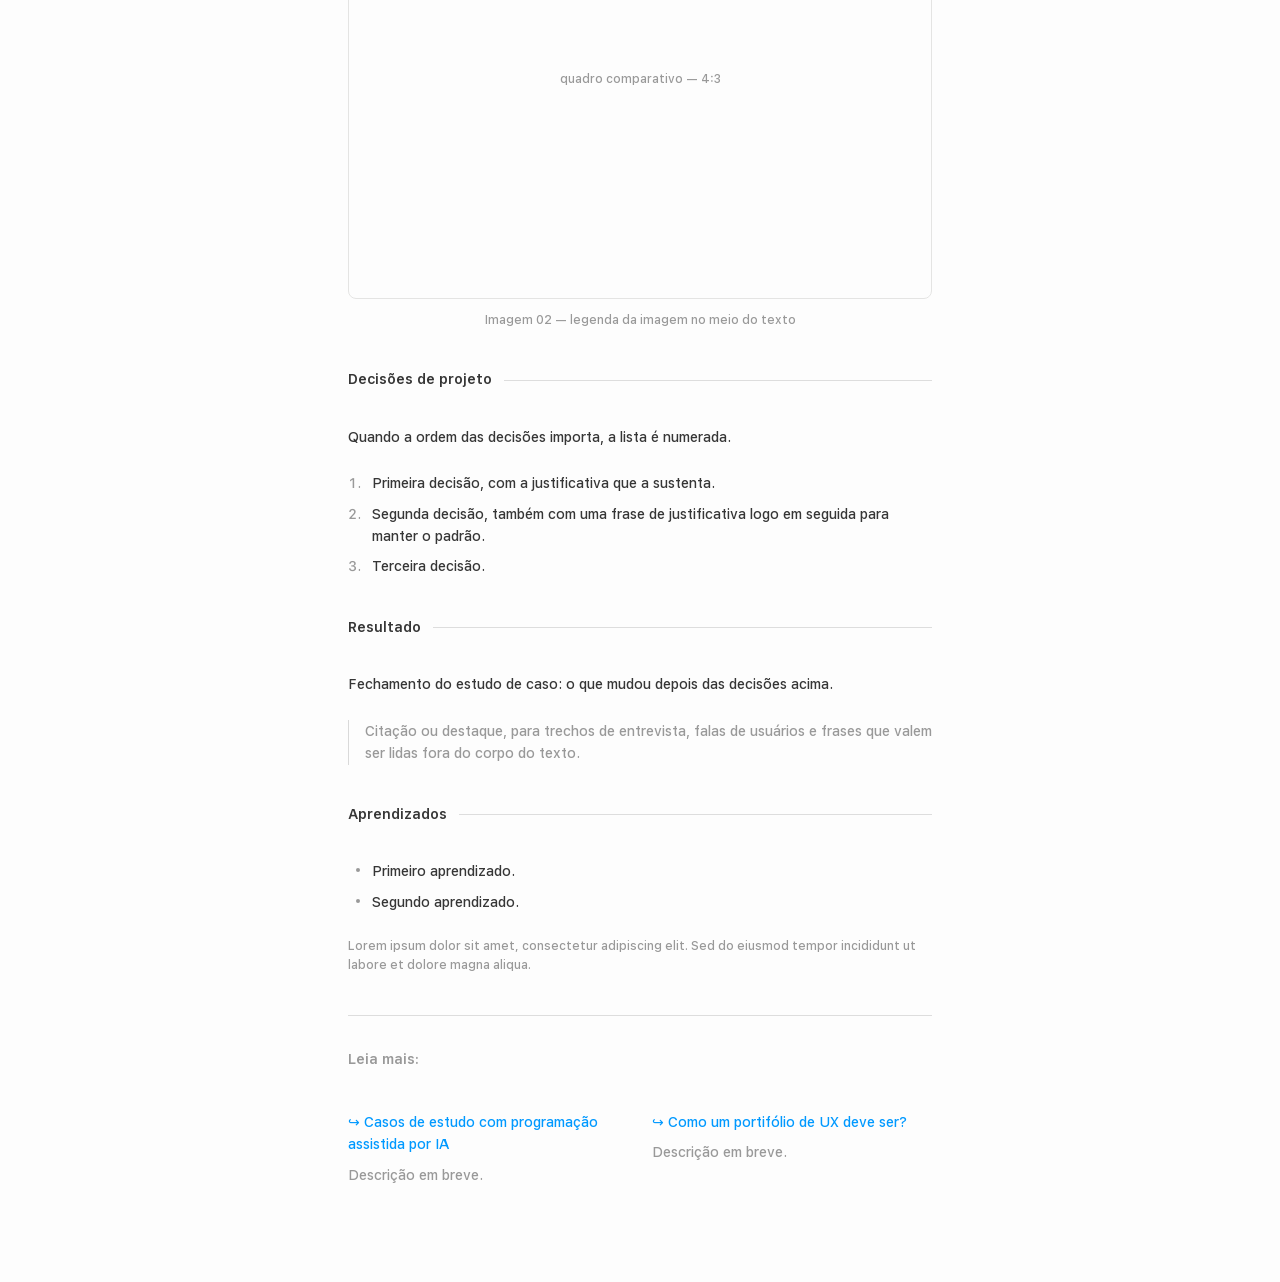
<file: artigo-valor-funcao.html>
<!doctype html>
<html lang="pt-BR">
<head>
  <meta charset="UTF-8">
  <meta name="viewport" content="width=device-width, initial-scale=1.0">
  <title>Valor = Função — Bruno Vieira</title>
  <link rel="icon" href="favicon.svg" type="image/svg+xml">
  <script>if(localStorage.getItem("text-scale-large")==="1"){document.documentElement.classList.add("text-large");}</script>
  <link rel="stylesheet" href="fonts/sf_pro/sf-pro.css">
  <link rel="stylesheet" href="css/reset.css">
  <link rel="stylesheet" href="css/tokens.css">
  <link rel="stylesheet" href="css/layout.css">
  <link rel="stylesheet" href="css/style.css">
</head>
<body>
  <aside class="aside-menu">
    <ul>
      <li><a href="index.html">↩ Início</a></li>
      <li><a class="cv-link" href="curriculum.html">Currículo ↗</a></li>
      <li><a href="galeria.html">Projetos</a></li>
      <li>
        <button type="button" class="text-scale-toggle" data-text-scale-toggle aria-pressed="false" aria-label="Aumentar o tamanho do texto">
          <span class="text-scale-toggle__a-small">A−</span>
          <span class="text-scale-toggle__divider" aria-hidden="true"></span>
          <span class="text-scale-toggle__a-large">A+</span>
        </button>
      </li>
    </ul>
  </aside>

  <main class="main">
    <header class="article-header cascade cascade--1">
      <h1>Valor = Função</h1>
      <!-- TODO: subtítulo definitivo -->
      <span class="subtitle">Subtítulo em uma linha, definido junto com o texto final</span>
    </header>

    <!-- Conteúdo provisório: estrutura de estudo de caso e teste de
         formatação. Substituir por artigos/valor-igual-funcao.md mantendo
         as mesmas classes (ver artigos/MODELO_ARTIGO.md). -->
    <div class="article-body cascade cascade--2">
      <figure class="article-figure">
        <div class="article-figure__frame article-figure__frame--wide">
          <span class="article-figure__placeholder">imagem de abertura — 16:9</span>
        </div>
        <figcaption class="article-caption">Imagem 01 — legenda da imagem de abertura</figcaption>
      </figure>

      <h2>Contexto</h2>
      <p>Parágrafo de exemplo, presente aqui para conferir a medida de linha, a entrelinha e o contraste do corpo de 14px dentro da coluna de 584px. O texto definitivo entra no lugar deste bloco sem alterar a marcação ao redor.</p>
      <p>Segundo parágrafo, para verificar o espaço entre blocos de texto corrido. Um <a href="index.html">link no meio da frase</a> aparece sublinhado, para se distinguir do texto mesmo quando a cor não basta.</p>

      <h2>A hipótese</h2>
      <p>Enunciado curto do que o estudo de caso pretende demonstrar, seguido dos pontos que o sustentam.</p>
      <ul class="article-list">
        <li>Primeiro item da lista sem numeração, com o texto alinhado à margem da coluna.</li>
        <li>Segundo item, um pouco mais longo, para ver como a quebra de linha se comporta quando o texto passa de uma única linha dentro do item.</li>
        <li>Terceiro item.</li>
      </ul>

      <h2>Como foi medido</h2>
      <p>Parágrafo que apresenta o método antes de detalhar cada parte dele.</p>

      <h3>Critérios</h3>
      <p>Subseção usada para separar as partes dentro de um mesmo bloco, sem criar uma seção nova.</p>

      <h3>Comparação</h3>
      <p>Segunda subseção, para confirmar o respiro entre uma subseção e a anterior.</p>

      <figure class="article-figure">
        <div class="article-figure__frame">
          <span class="article-figure__placeholder">quadro comparativo — 4:3</span>
        </div>
        <figcaption class="article-caption">Imagem 02 — legenda da imagem no meio do texto</figcaption>
      </figure>

      <h2>Decisões de projeto</h2>
      <p>Quando a ordem das decisões importa, a lista é numerada.</p>
      <ol class="article-list">
        <li>Primeira decisão, com a justificativa que a sustenta.</li>
        <li>Segunda decisão, também com uma frase de justificativa logo em seguida para manter o padrão.</li>
        <li>Terceira decisão.</li>
      </ol>

      <h2>Resultado</h2>
      <p>Fechamento do estudo de caso: o que mudou depois das decisões acima.</p>
      <blockquote class="article-quote">Citação ou destaque, para trechos de entrevista, falas de usuários e frases que valem ser lidas fora do corpo do texto.</blockquote>

      <h2>Aprendizados</h2>
      <ul class="article-list">
        <li>Primeiro aprendizado.</li>
        <li>Segundo aprendizado.</li>
      </ul>

      <p class="article-footer-note">Lorem ipsum dolor sit amet, consectetur adipiscing elit. Sed do eiusmod tempor incididunt ut labore et dolore magna aliqua.</p>
      <span class="section-label">Leia mais:</span>
      <div class="article-footer">
        <div class="article-footer__item">
          <a href="artigo-casos-estudo-ia.html">↪ Casos de estudo com programação assistida por IA</a>
          <p class="subtitle">Descrição em breve.</p>
        </div>
        <div class="article-footer__item">
          <a href="artigo-portfolio-ux.html">↪ Como um portifólio de UX deve ser?</a>
          <p class="subtitle">Descrição em breve.</p>
        </div>
      </div>
    </div>
  </main>
  <script src="js/text-scale.js" defer></script>
</body>
</html>
</file>
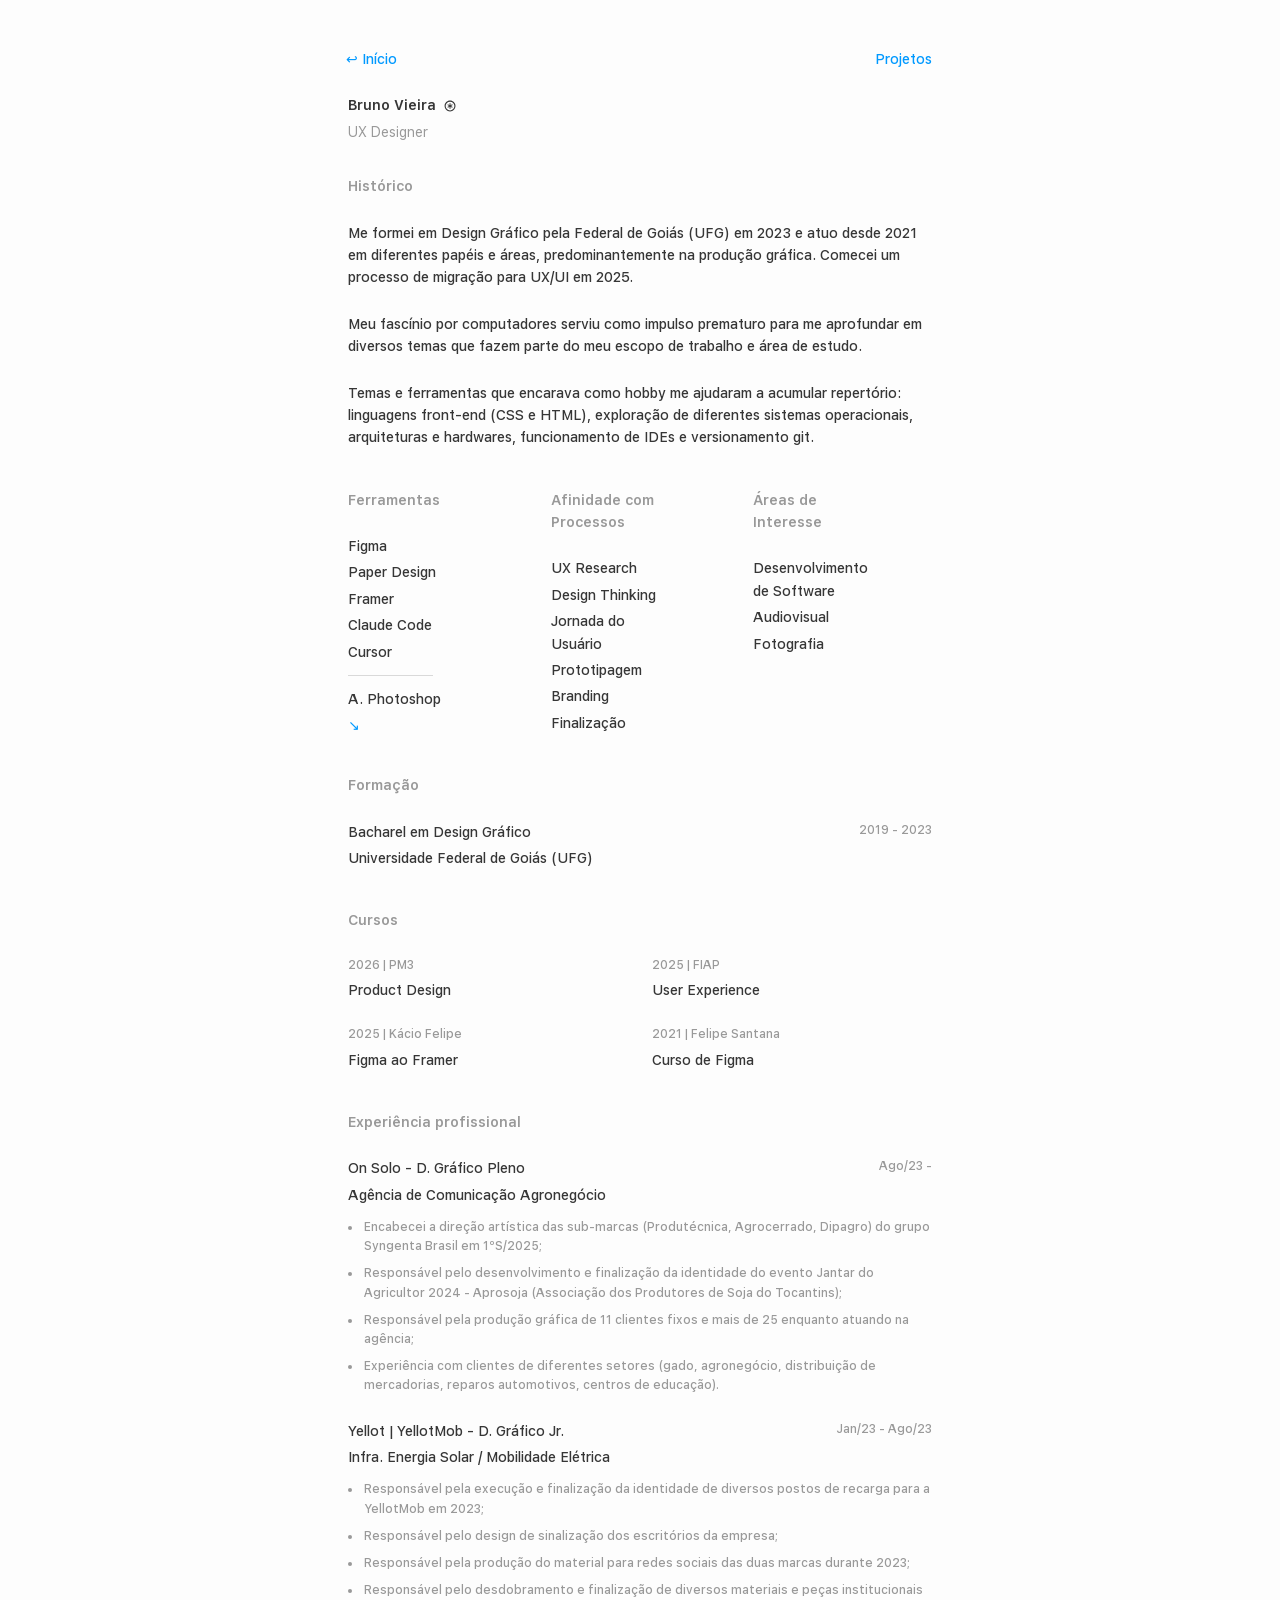
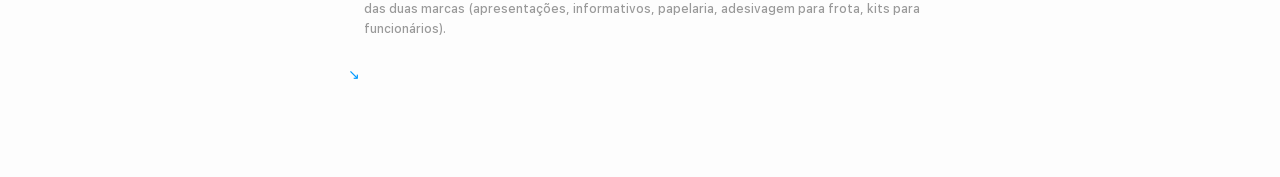
<file: curriculum.html>
<!doctype html>
<html lang="pt-BR">
<head>
  <meta charset="UTF-8">
  <meta name="viewport" content="width=device-width, initial-scale=1.0">
  <title>Currículo — Bruno Vieira</title>
  <link rel="icon" href="favicon.svg" type="image/svg+xml">
  <script>if(localStorage.getItem("text-scale-large")==="1"){document.documentElement.classList.add("text-large");}</script>
  <link rel="stylesheet" href="fonts/sf_pro/sf-pro.css">
  <link rel="stylesheet" href="css/reset.css">
  <link rel="stylesheet" href="css/tokens.css">
  <link rel="stylesheet" href="css/layout.css">
  <link rel="stylesheet" href="css/style.css">
</head>
<body>
  <aside class="aside-menu">
    <ul>
      <li><a href="index.html">↩ Início</a></li>
      <li><a href="galeria.html">Projetos</a></li>
      <li>
        <button type="button" class="text-scale-toggle" data-text-scale-toggle aria-pressed="false" aria-label="Aumentar o tamanho do texto">
          <span class="text-scale-toggle__a-small">A−</span>
          <span class="text-scale-toggle__divider" aria-hidden="true"></span>
          <span class="text-scale-toggle__a-large">A+</span>
        </button>
      </li>
    </ul>
  </aside>

  <main class="main">
    <header class="page-intro cascade cascade--1">
      <h1>Bruno Vieira<svg class="aside-brand-mark" viewBox="0 0 502 502" fill="currentColor" aria-hidden="true"><path d="M251.2 477.416C125.8 477.416 24.4919 376.108 24.4919 250.708C24.4919 125.308 125.8 24 251.2 24C376.6 24 477.908 125.308 477.908 250.708C477.908 376.108 375.364 477.416 251.2 477.416ZM251.2 432.939C351.89 432.939 433.431 351.398 433.431 250.708C433.431 150.018 351.89 68.4768 251.2 68.4768C150.509 68.4768 68.9687 150.018 68.9687 250.708C68.9687 351.398 150.509 432.939 251.2 432.939ZM228.962 364.371L232.05 283.448L164.1 326.689L141.861 288.39L212.901 250.708L141.861 213.026L164.1 174.727L232.05 217.968L228.962 137.045H273.438L270.35 217.968L338.3 174.727L360.539 213.026L289.499 250.708L360.539 288.39L338.3 326.689L270.35 283.448L273.438 364.371H228.962Z"/></svg></h1>
      <span class="role">UX Designer</span>
    </header>

    <section class="cv-section cascade cascade--2">
      <span class="section-label">Histórico</span>
      <div class="bio">
        <p>Me formei em Design Gráfico pela Federal de Goiás (UFG) em 2023 e atuo desde 2021 em diferentes papéis e áreas, predominantemente na produção gráfica. Comecei um processo de migração para UX/UI em 2025.</p>
        <p>Meu fascínio por computadores serviu como impulso prematuro para me aprofundar em diversos temas que fazem parte do meu escopo de trabalho e área de estudo.</p>
        <p>Temas e ferramentas que encarava como hobby me ajudaram a acumular repertório: linguagens front-end (CSS e HTML), exploração de diferentes sistemas operacionais, arquiteturas e hardwares, funcionamento de IDEs e versionamento git.</p>
      </div>
    </section>

    <section class="cv-section cascade cascade--3">
      <div class="skills-grid">
        <div class="skill-col">
          <span class="section-label">Ferramentas</span>
          <ul class="skill-list">
            <li>Figma</li>
            <li>Paper Design</li>
            <li>Framer</li>
            <li>Claude Code</li>
            <li>Cursor</li>
            <li class="skill-list__divider" aria-hidden="true"></li>
            <li>A. Photoshop</li>
            <li class="reveal reveal--stack">
              <span class="reveal__toggle-wrap">
                <button type="button" class="reveal__toggle" aria-label="Ver mais ferramentas">↘</button>
              </span>
              <span class="reveal__more">
                <span class="reveal__inner">
                  <span>A. Illustrator</span>
                  <span>A. Premiere</span>
                  <span>A. Indesign</span>
                  <span>A. Lightroom</span>
                  <span>Affinity</span>
                  <span>Davinci Resolve</span>
                  <span>Corel Draw</span>
                </span>
              </span>
            </li>
          </ul>
        </div>
        <div class="skill-col">
          <span class="section-label">Afinidade com Processos</span>
          <ul class="skill-list">
            <li>UX Research</li>
            <li>Design Thinking</li>
            <li>Jornada do Usuário</li>
            <li>Prototipagem</li>
            <li>Branding</li>
            <li>Finalização</li>
          </ul>
        </div>
        <div class="skill-col">
          <span class="section-label">Áreas de Interesse</span>
          <ul class="skill-list">
            <li>Desenvolvimento de&nbsp;Software</li>
            <li>Audiovisual</li>
            <li>Fotografia</li>
          </ul>
        </div>
      </div>
    </section>

    <section class="cv-section cascade cascade--4">
      <span class="section-label">Formação</span>
      <div class="cv-row">
        <span class="label">Bacharel em Design Gráfico</span>
        <span class="date">2019 - 2023</span>
      </div>
      <div class="cv-row">
        <span class="label">Universidade Federal de Goiás (UFG)</span>
      </div>
    </section>

    <section class="cv-section cascade cascade--5">
      <span class="section-label">Cursos</span>
      <div class="courses-grid">
        <div class="course-item">
          <span class="meta">2026 | PM3</span>
          <span class="name">Product Design</span>
        </div>
        <div class="course-item">
          <span class="meta">2025 | FIAP</span>
          <span class="name">User Experience</span>
        </div>
        <div class="course-item">
          <span class="meta">2025 | Kácio Felipe</span>
          <span class="name">Figma ao Framer</span>
        </div>
        <div class="course-item">
          <span class="meta">2021 | Felipe Santana</span>
          <span class="name">Curso de Figma</span>
        </div>
      </div>
    </section>

    <section class="cv-section cascade cascade--6">
      <span class="section-label">Experiência profissional</span>

      <div class="job-entry">
        <div class="cv-row">
          <span class="label">On Solo - D. Gráfico Pleno</span>
          <span class="date">Ago/23 -</span>
        </div>
        <div class="cv-row">
          <span class="label">Agência de Comunicação Agronegócio</span>
        </div>
        <ul class="bullets">
          <li>Encabecei a direção artística das sub-marcas (Produtécnica, Agrocerrado, Dipagro) do grupo Syngenta Brasil em 1ºS/2025;</li>
          <li>Responsável pelo desenvolvimento e finalização da identidade do evento Jantar do Agricultor 2024 - Aprosoja (Associação dos Produtores de Soja do Tocantins);</li>
          <li>Responsável pela produção gráfica de 11 clientes fixos e mais de 25 enquanto atuando na agência;</li>
          <li>Experiência com clientes de diferentes setores (gado, agronegócio, distribuição de mercadorias, reparos automotivos, centros de educação).</li>
        </ul>
      </div>

      <div class="job-entry">
        <div class="cv-row">
          <span class="label">Yellot | YellotMob - D. Gráfico Jr.</span>
          <span class="date">Jan/23 - Ago/23</span>
        </div>
        <div class="cv-row">
          <span class="label">Infra. Energia Solar / Mobilidade Elétrica</span>
        </div>
        <ul class="bullets">
          <li>Responsável pela execução e finalização da identidade de diversos postos de recarga para a YellotMob em 2023;</li>
          <li>Responsável pelo design de sinalização dos escritórios da empresa;</li>
          <li>Responsável pela produção do material para redes sociais das duas marcas durante 2023;</li>
          <li>Responsável pelo desdobramento e finalização de diversos materiais e peças institucionais das duas marcas (apresentações, informativos, papelaria, adesivagem para frota, kits para funcionários).</li>
        </ul>
      </div>

      <div class="reveal reveal--jobs">
        <span class="reveal__toggle-wrap">
          <button type="button" class="reveal__toggle" aria-label="Ver mais experiências">↘</button>
        </span>
        <div class="reveal__more">
          <div class="reveal__inner">
          <div class="job-entry">
            <div class="cv-row">
              <span class="label">DG Digital - D. Gráfico Jr.</span>
              <span class="date">Mai/22 - Jan/23</span>
            </div>
            <div class="cv-row">
              <span class="label">Agência de Marketing</span>
            </div>
            <ul class="bullets">
              <li>Responsável pelo setor de Design da Agência (pequeno porte direcionada a clientes variados do interior do estado de Goiás);</li>
              <li>Responsável pela produção e desdobramento de identidades, finalização, social media e edição de vídeos para mais de 12 clientes diversos.</li>
            </ul>
          </div>

          <div class="job-entry">
            <div class="cv-row">
              <span class="label">Ge-Commerce | D. Gráfico Estagiário</span>
              <span class="date">Jun/22 - Mai/23</span>
            </div>
            <div class="cv-row">
              <span class="label">Gerenciamento de E-commerces</span>
            </div>
            <ul class="bullets">
              <li>Produção de social media e landing pages/email-marketing para mais de 18 clientes e suas lojas virtuais, em diferentes setores (eletrônicos, moda feminina e infantil, peças automotivas, segurança, saúde).</li>
            </ul>
          </div>
          </div>
        </div>
      </div>
    </section>
  </main>
  <script src="js/reveal.js" defer></script>
  <script src="js/text-scale.js" defer></script>
</body>
</html>
</file>
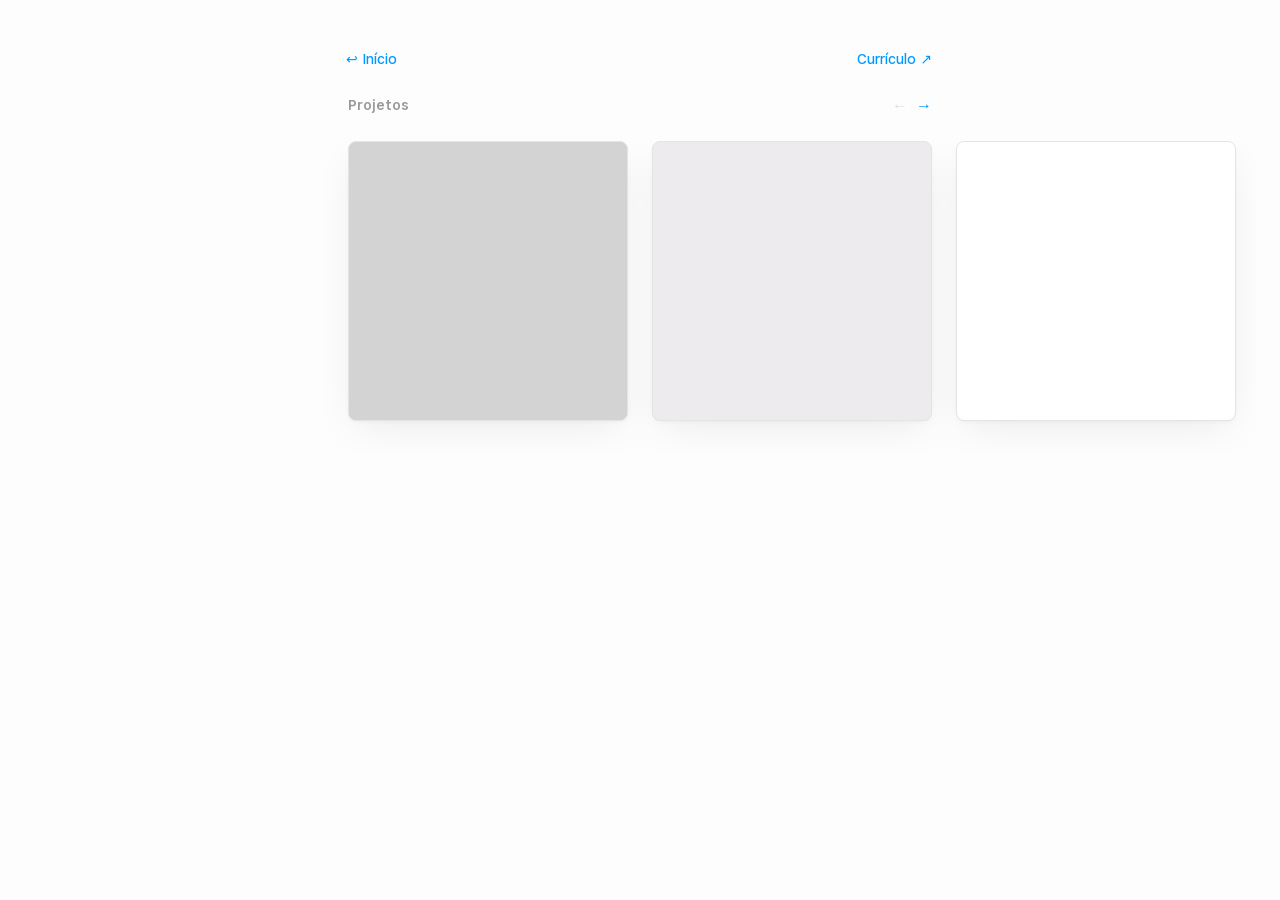
<file: galeria.html>
<!doctype html>
<html lang="pt-BR">
<head>
  <meta charset="UTF-8">
  <meta name="viewport" content="width=device-width, initial-scale=1.0">
  <title>Projetos — Bruno Vieira</title>
  <link rel="icon" href="favicon.svg" type="image/svg+xml">
  <script>if(localStorage.getItem("text-scale-large")==="1"){document.documentElement.classList.add("text-large");}</script>
  <link rel="stylesheet" href="fonts/sf_pro/sf-pro.css">
  <link rel="stylesheet" href="css/reset.css">
  <link rel="stylesheet" href="css/tokens.css">
  <link rel="stylesheet" href="css/layout.css">
  <link rel="stylesheet" href="css/style.css">
</head>
<body>
  <aside class="aside-menu">
    <ul>
      <li><a href="index.html">↩ Início</a></li>
      <li><a class="cv-link" href="curriculum.html">Currículo ↗</a></li>
      <li>
        <button type="button" class="text-scale-toggle" data-text-scale-toggle aria-pressed="false" aria-label="Aumentar o tamanho do texto">
          <span class="text-scale-toggle__a-small">A−</span>
          <span class="text-scale-toggle__divider" aria-hidden="true"></span>
          <span class="text-scale-toggle__a-large">A+</span>
        </button>
      </li>
    </ul>
  </aside>

  <main class="main">
    <section>
      <div class="section-header cascade cascade--1">
        <span class="section-label">Projetos</span>
        <div class="carousel-nav">
          <button type="button" class="carousel-nav__btn" data-carousel-target="acervo-carousel" data-direction="-1" aria-label="Projetos anteriores">←</button>
          <button type="button" class="carousel-nav__btn" data-carousel-target="acervo-carousel" data-direction="1" aria-label="Próximos projetos">→</button>
        </div>
      </div>
      <div class="gallery-grid cascade cascade--2" id="acervo-carousel">
        <div class="card" data-project="3">
          <button type="button" class="card-trigger" aria-label="Abrir Flor do Caribe Cancún - Landing Page">
            <video class="card-cover" src="img/acervo/projeto-3.mp4" autoplay muted loop playsinline></video>
          </button>
          <div class="card-content" hidden>
            <div class="card-content__media">
              <video class="card-content__player" src="videos/fdc_lp.mp4" preload="none" controls muted playsinline></video>
            </div>
            <div class="card-content__info">
              <div class="card-content__header">
                <div class="card-content__heading">
                  <h3 class="card-content__title">Flor do Caribe Cancún - Landing Page</h3>
                  <span class="card-content__year">2026</span>
                </div>
                <button type="button" class="card-content__close" aria-label="Fechar">✕</button>
              </div>
              <p class="card-content__description">Landing page estratégica desenvolvida para a proliferação de leads de uma empresa de turismo e assessoria brasileira. O site teve como proposta servir como um agregador das principais informações e serviços da marca e direcionar o possível cliente ao atendimento de forma mais assertiva.</p>
              <a class="card-content__link" href="https://flordocaribecancun.com.br" target="_blank" rel="noopener">Visite agora ↗</a>
            </div>
          </div>
        </div>
        <div class="card" data-project="1">
          <button type="button" class="card-trigger" aria-label="Abrir LogIA - Ensino Personalizado">
            <video class="card-cover" src="img/acervo/projeto-1.mp4" autoplay muted loop playsinline></video>
          </button>
          <div class="card-content" hidden>
            <div class="card-content__media">
              <video class="card-content__player" src="videos/logia.mp4" preload="none" controls muted playsinline></video>
            </div>
            <div class="card-content__info">
              <div class="card-content__header">
                <div class="card-content__heading">
                  <h3 class="card-content__title">LogIA - Ensino Personalizado</h3>
                  <span class="card-content__year">2023</span>
                </div>
                <button type="button" class="card-content__close" aria-label="Fechar">✕</button>
              </div>
              <p class="card-content__description">Proposta de experiência e interface para uma aplicação de ensino personalizado de matemática auxiliada por inteligência artificial.</p>
              <p class="card-content__description">Datada de um momento pré modelos LLMs, o projeto tinha como intenção especular funções para a customização e assistência a diferentes formas de aprendizado, por meio de uma interface educacional que se moldava às necessidades do aluno (abordagens visuais, descritivas ou gamificadas de ensino).</p>
              <p class="card-content__description">Projeto de Conclusão de Curso do Bacharel em Design Gráfico (UFG).</p>
              <a class="card-content__link" href="https://repositorio.bc.ufg.br/items/5d11560e-2910-4a99-898c-4fdaaf554609" target="_blank" rel="noopener">Saiba mais ↗</a>
            </div>
          </div>
        </div>
        <div class="card" data-project="2">
          <button type="button" class="card-trigger" aria-label="Abrir Função Pix - Caixa">
            <video class="card-cover" src="img/acervo/projeto-2.mp4" autoplay muted loop playsinline></video>
          </button>
          <div class="card-content" hidden>
            <div class="card-content__media">
              <video class="card-content__player" src="videos/pix_caixa.mp4" preload="none" controls muted playsinline></video>
            </div>
            <div class="card-content__info">
              <div class="card-content__header">
                <div class="card-content__heading">
                  <h3 class="card-content__title">Função Pix - Caixa</h3>
                  <span class="card-content__year">2021</span>
                </div>
                <button type="button" class="card-content__close" aria-label="Fechar">✕</button>
              </div>
              <p class="card-content__description">Case desenvolvido em 2021 com a finalidade de repensar o fluxo de interação da função PIX, até então novidade como opção para pagamentos no Brasil. O foco da proposta era tornar o processo mais claro e intuitivo ao usuário da CAIXA Econômica Federal, principalmente mais velhos.</p>
              <p class="card-content__description">Projeto para a matéria de Experiência do Usuário do curso de D. Gráfico (UFG).</p>
              <a class="card-content__link" href="artigo-evoluir-e-errar.html">Leia minha revisão do projeto ↗</a>
            </div>
          </div>
        </div>
      </div>
    </section>
  </main>

  <script src="js/acervo.js" defer></script>
  <script src="js/text-scale.js" defer></script>
</body>
</html>
</file>
<file: fonts/sf_pro/sf-pro.css>
/*
SF Pro — variable font da Apple (developer.apple.com/fonts), subsetado para
Latin + pontuacao geral (cobre acentos do portugues) e convertido para woff2.
Cobre pesos 100-900 e o eixo optico (opsz) num unico arquivo, igual ao
esquema do InterVariable em fonts/inter/inter.css.
*/
@font-face {
  font-family: "SF Pro";
  font-style: normal;
  font-weight: 100 900;
  font-display: swap;
  src: url("SF-Pro-Variable.woff2") format("woff2");
}
@font-face {
  font-family: "SF Pro";
  font-style: italic;
  font-weight: 100 900;
  font-display: swap;
  src: url("SF-Pro-Variable-Italic.woff2") format("woff2");
}
</file>
<file: css/tokens.css>
/*
Valores extraidos por amostragem de pixel dos exports @2x em refs/
(scripts/extract_tokens.py), nao estimados visualmente. Convertidos para @1x
(export / 2, ja que os frames do Figma sao de 1280px de largura).

Confirmado nos 3 exports (home/article/curriculum): a coluna .main comeca
em x=348px e termina em x=931.5px em TODAS as telas, sem variar — ou seja,
o "main sempre centralizado, largura fixa" do instrucoes_portifolio.md e
literal, nao aproximado.
*/
:root {
  /* cores (RGB exatos amostrados; sao provavelmente preto em varias opacidades
     sobre o fundo, mas fixamos como hex resultante) */
  /* branch novembro: fundo #fdfdfd. Com o fundo cinza o card
     precisa de uma cor propria de superficie para se destacar dele — dai
     --color-surface. */
  --color-bg: #fdfdfd;
  --color-surface: #ffffff;   /* superficie elevada: card do Acervo */
  --color-ink: #363636;       /* texto principal */
  --color-ink-muted: #999999;  /* texto secundario / meta */
  --color-border: #d9d9d9;    /* contorno de placeholders (galeria, imagem do artigo) */
  --color-border-soft: #e4e4e3; /* divisores mais sutis */
  --color-divider: #dddddd;   /* linha divisoria da referencia, amostrada */
  --color-link: #0099ff;

  /* Sombra do card, derivada por amostragem do exemplo (scan de pixel ao
     redor do mockup): a queda de luminancia vai de ~22 niveis colada na
     base a 0 ~58px abaixo dela, e de ~15 niveis nas laterais — ou seja,
     sombra deslocada para baixo, difusa e de opacidade baixa. Dois passos:
     um curto que assenta a borda e um longo que faz o halo.
     O spread negativo existe para a sombra nao subir acima do card: uma
     sombra de blur B sobe B/2 alem da borda, entao o topo dela fica em
     (deslocamento - B/2 + spread) — os valores abaixo zeram essa conta. */
  --shadow-card: 0 2px 4px -1px rgba(0, 0, 0, 0.04),
                 0 12px 40px -8px rgba(0, 0, 0, 0.08);

  /* coluna principal — medido, identico nas 3 telas */
  --main-width: 584px;       /* 583.5px medido */

  /* nao medido com precisao de pixel (elementos vazios/placeholder no mock);
     valores razoaveis, ajustar depois se necessario */
  --gallery-gutter: 24px;
  --radius: 8px;

  /* Distancia da borda do card ate o conteudo dele (padding de .card-content). */
  --card-padding: 12px;

  /* Raio dos elementos dentro do card (video e player). Valor escolhido, nao
     derivado de --radius: a conta do raio concentrico foi abandonada. */
  --radius-inner: 4px;

  --font-body: "SF Pro", -apple-system, system-ui, sans-serif;

  /* Escala tipografica, ancorada no corpo de 14px.
     Cinco degraus, cada um com uma funcao — nenhum tamanho solto fora daqui.
     Os degraus acima do corpo foram mantidos onde estavam: com o corpo caindo
     de 16 para 14, o contraste dos titulos sobe sozinho (20/14 = 1,43 e
     24/14 = 1,71), que e uma hierarquia mais saudavel que a anterior.
     Obs.: 14 e o unico valor fora da escala de 4 — foi a ancora pedida. */
  --text-meta: 12px;    /* rotulos de secao, datas, bullets, badge, legenda */
  --text-body: 14px;    /* corpo, links, descricoes, labels do curriculo */
  --text-strong: 16px;  /* setas do carrossel */
  --text-title: 20px;   /* h1 do nome (home e curriculo) */
  --text-display: 24px; /* h1 do artigo */
}

/* Modo de texto grande (acessibilidade, tarefa 29): sobe um degrau inteiro
   na mesma escada de 4px, em vez de multiplicar por um fator solto — o
   corpo (14px) sobe para 18px, a mesma excecao fora da escala de 4 que ja
   era hoje. +-29% no corpo, dentro da faixa que a WCAG e a literatura de
   acessibilidade recomendam para um botao de "texto grande" de um clique
   (a 1.4.4 garante ate 200% via zoom do navegador; isso aqui e complementar,
   nao substitui). A classe entra no <html> via js/text-scale.js. */
html.text-large {
  --text-meta: 16px;
  --text-body: 18px;
  --text-strong: 20px;
  --text-title: 24px;
  --text-display: 28px;
}
</file>
<file: css/layout.css>
/*
Regra de layout (branch novembro, tarefa 10):
- .aside-menu fica SEMPRE acima da coluna, alinhado a largura do .main
  (menu no topo = padrao em todo desktop; mobile <=640px reempilha).
- .main fica SEMPRE centralizado na janela, largura fixa (nao reflui) ate
  o breakpoint mobile.
- .aside-menu traz so navegacao (Inicio/Curriculo/Galeria) + switch de texto;
  nome/cargo ficam no topo do .main (index/curriculo) ou como
  .article-header (artigos). Contato vive no fim da bio do index.
- Quando "↩ Inicio" esta presente, fica a esquerda da faixa; o restante
  dos itens agrupa a direita (ver style.css).
*/

body {
  position: relative;
  background: var(--color-bg);
  font-family: var(--font-body);
  color: var(--color-ink);
}

.main {
  width: var(--main-width);
  margin-inline: auto;
  padding-top: 24px;
  padding-bottom: 96px;
}

/* O espaco entre secoes pertence a secao, nao a margem do ultimo filho dela
   — assim ele nao muda conforme o conteudo que fecha cada bloco. */
.main > section {
  margin-bottom: 40px;
}

.main > section:last-child {
  margin-bottom: 0;
}

.aside-menu {
  position: static;
  margin-inline: max(24px, calc(50% - var(--main-width) / 2));
  width: var(--main-width);
  padding-top: 48px;
  display: flex;
  flex-direction: row;
  align-items: flex-start;
  justify-content: flex-end;
  gap: 24px;
}

.aside-menu ul {
  display: flex;
  flex-direction: row;
  flex-wrap: wrap;
  justify-content: flex-end;
  gap: 8px 24px;
  margin-top: 0;
  /* largura total da coluna: sem isso o margin-right:auto do Inicio
     nao tem espaco livre e o link fica colado ao restante do menu */
  width: 100%;
}

.aside-menu a {
  color: var(--color-ink-muted);
  white-space: nowrap;
}

.aside-menu a:hover {
  color: var(--color-ink);
}
</file>
<file: css/style.css>
/* Tipografia base */
body {
  font-size: var(--text-body);
  line-height: 1.6;
  /* um degrau acima do normal (400) do peso variavel da SF Pro — pedido
     explicito para dar mais presenca ao texto de corpo */
  font-weight: 500;
  hyphens: none;
}

/* Menu no topo: so navegacao + switch de texto (perfil e contato sairam).
   "↩ Inicio" (quando existe) fica segregado a esquerda da coluna; o
   restante do menu agrupa a direita (ul em width:100% no layout.css). */
.aside-menu li:has(> a[href="index.html"]) {
  margin-right: auto;
}

/* Marca ao final do nome — mesmo simbolo do favicon, mas inline (nao <img
   src favicon.svg>): o favicon.svg tem uma regra dark-mode que o deixa
   branco quando o navegador esta no tema escuro, o que apagaria o icone
   aqui. fill: currentColor acompanha a cor do texto. Base 0.75em +15%. */
.aside-brand-mark {
  height: 0.8625em;
  width: auto;
  flex-shrink: 0;
}

/* Nome + cargo no topo do main (index e curriculo). Titulos em 14px;
   nome em negrito. Mesmo padrao tipografico do .article-header. */
.page-intro {
  margin-bottom: 32px;
}

.page-intro h1 {
  display: inline-flex;
  align-items: center;
  gap: 8px;
  font-size: var(--text-body);
  line-height: 1.6;
  font-weight: 600;
}

.page-intro .role {
  display: block;
  margin-top: 4px;
  font-size: var(--text-body);
  color: var(--color-ink-muted);
  font-weight: 400;
}

/* Links de navegacao do menu (Curriculo, Galeria, Inicio): azul + peso 500 */
.aside-menu .cv-link,
.aside-menu a[href="galeria.html"] {
  color: var(--color-link);
  font-size: var(--text-body);
  font-weight: 500;
  /* ajuste optico, ver comentario acima de a[href="index.html"] abaixo */
  margin-left: -1px;
}

.aside-menu .cv-link:hover,
.aside-menu a[href="galeria.html"]:hover {
  color: var(--color-link);
}

/* Ajuste optico: o traco curvo de "↩" e o "C" (Curriculo, acima) tem menos
   tinta colada na margem esquerda que as hastes retas de L/W/E, entao os
   dois pareciam levemente deslocados para a direita apesar de comecarem no
   mesmo x — mesmo efeito de por que um "O" parece desalinhado ao lado de
   um "H". Correcao manual, nao ha regra que resolva isso sozinha. */
.aside-menu a[href="index.html"] {
  margin-left: -2px;
  /* Inicio com o mesmo peso do link Curriculo (.cv-link): os dois sao a
     mesma chamada de navegacao entre paginas. */
  color: var(--color-link);
  font-weight: 500;
}

.aside-menu a[href="index.html"]:hover {
  color: var(--color-link);
}

/* Texto do link de e-mail (ver js/copiar-email.js): o span anima
   opacidade+blur no crossfade entre "E-mail" e "Copiado", igual ao gesto
   usado nos cards do acervo. is-copied fica depois de :hover para vencer o
   empate de especificidade e o azul nao ser ofuscado no hover. */
.aside-email__label {
  display: inline-block;
  transition: opacity 0.18s ease, filter 0.18s ease;
}

.aside-email__label--veiled {
  opacity: 0;
  filter: blur(4px);
}

.bio a.is-copied {
  color: var(--color-link);
}

/* Botao switch de texto grande (acessibilidade, tarefa 29) — ver
   js/text-scale.js. Dois "A" em texto (nao mais o icone de refs/switch.svg,
   que tinha os dois glifos em tamanhos diferentes) — mesmo tamanho e peso
   dos outros itens do menu (font: inherit), so a cor muda por estado. */
/* Switch A−/A+ oculto por enquanto — reativar removendo esta regra. */
.aside-menu li:has(.text-scale-toggle) {
  display: none;
}

.text-scale-toggle {
  appearance: none;
  display: inline-flex;
  align-items: center;
  gap: 4px;
  border: 0;
  background: none;
  padding: 0;
  margin: 0;
  font: inherit;
  font-weight: 400;
  cursor: pointer;
  transition: opacity 0.15s ease;
}

.text-scale-toggle:hover,
.text-scale-toggle:focus-visible {
  opacity: 0.75;
}

/* o "A" azul indica qual tamanho esta ativo agora — nao "clique aqui".
   Repouso (sem zoom): o A- (tamanho normal) fica azul, o A+ cinza.
   Ligado (zoom aplicado): inverte — o A+ fica azul, o A- cinza. */
.text-scale-toggle__a-small {
  color: var(--color-link);
}

.text-scale-toggle__a-large {
  color: var(--color-ink-muted);
}

.text-scale-toggle[aria-pressed="true"] .text-scale-toggle__a-small {
  color: var(--color-ink-muted);
}

.text-scale-toggle[aria-pressed="true"] .text-scale-toggle__a-large {
  color: var(--color-link);
}

/* fio entre os dois "A": so um separador, nunca reage ao estado */
.text-scale-toggle__divider {
  width: 1px;
  height: 1em;
  background: var(--color-border);
}

/* Bio / paragrafos corridos */
/* o espaco depois da bio agora vem da secao, nao dela */
.bio {
  display: flex;
  flex-direction: column;
  gap: 24px;
  margin-bottom: 0;
}

.bio p {
  color: var(--color-ink);
  text-wrap: pretty;
  hyphens: none;
}

.bio a {
  color: var(--color-link);
  text-decoration: none;
}

/* Link em destaque (home) — miniatura 4:3 a esquerda + texto */
.featured-link {
  display: flex;
  align-items: flex-start;
  gap: 16px;
}

.featured-link + .featured-link {
  margin-top: 24px;
}

.featured-link__body {
  flex: 1;
  min-width: 0;
}

/* Miniatura de preview ao pairar o mouse num artigo (tarefa 30): mesmo
   tamanho/borda/sombra do card do Acervo, mostrando o topo real da pagina
   do artigo dentro de um iframe. A secao Artigos precisa de position:relative
   para a miniatura (position:absolute) se posicionar em relacao a ela, nao
   a janela inteira. */
.section-articles {
  position: relative;
}

.article-preview {
  position: absolute;
  left: 0;
  width: 280px;
  height: 280px;
  overflow: hidden;
  border: 1px solid var(--color-border-soft);
  border-radius: var(--radius);
  box-shadow: var(--shadow-card);
  background: var(--color-bg);
  pointer-events: none;
  z-index: 1;
  opacity: 0;
  filter: blur(12px);
  transform: translateY(8px);
  transition: opacity 0.35s ease, filter 0.35s ease, transform 0.35s ease;
}

.article-preview.is-visible {
  opacity: 1;
  filter: none;
  transform: none;
}

/* iframe com viewport fixo (independente da largura real da janela de quem
   visita) — ver js/article-preview.js para o motivo do tamanho fixo e do
   CSS injetado que remove o menu lateral e trava a largura do .main. Escala
   UNIFORME (0,4 = 280/700) nos dois eixos, para o conteudo nunca esticar —
   a largura do iframe (490px = 700 x 0,7, os 30% de contracao pedidos) e
   quem recorta o respiro, nao a escala: o iframe captura uma fatia mais
   estreita da pagina (menos largura de conteudo real), a mesma escala Y
   preenche a altura inteira (sem margem no topo/base) e sobra 42px de
   margem de cada lado horizontal (280 - 490*0,4 = 196; (280-196)/2 = 42) —
   a caixa do card continua 280x280. */
.article-preview__frame {
  position: absolute;
  top: 0;
  left: 42px;
  width: 490px;
  height: 700px;
  border: 0;
  transform: scale(0.4);
  transform-origin: top left;
}

@media (prefers-reduced-motion: reduce) {
  .article-preview {
    transition: none;
  }
}

.featured-link a {
  display: block;
  color: var(--color-link);
  font-size: var(--text-body);
  font-weight: 500;
  transition: color 0.2s ease;
}

.featured-link .subtitle {
  margin-top: 12px;
  color: var(--color-ink-muted);
  font-size: var(--text-body);
  transition: color 0.2s ease;
}

/* No hover de um artigo, os outros titulos perdem destaque (cinza muted). */
@media (hover: hover) {
  .section-articles:hover .featured-link:not(:hover) a {
    color: var(--color-ink-muted);
  }
}

/* Cascata de entrada no index (fade + leve subida, delay escalonado). */
@keyframes cascade-in {
  from {
    opacity: 0;
    transform: translateY(10px);
  }
  to {
    opacity: 1;
    transform: translateY(0);
  }
}

.cascade {
  opacity: 0;
  animation: cascade-in 0.4s ease forwards;
}

.cascade--1 { animation-delay: 0ms; }
.cascade--2 { animation-delay: 100ms; }
.cascade--3 { animation-delay: 200ms; }
.cascade--4 { animation-delay: 300ms; }
.cascade--5 { animation-delay: 400ms; }
.cascade--6 { animation-delay: 500ms; }

@media (prefers-reduced-motion: reduce) {
  .cascade {
    opacity: 1;
    animation: none;
  }
}

/* Rotulo de secao (Galeria, Formacao, Cursos, Experiencia Profissional) —
   mesmo estilo adotado para os titulos de projeto dos cards do Acervo. */
.section-label {
  display: block;
  color: var(--color-ink-muted);
  font-size: var(--text-body);
  font-weight: 600;
  margin-bottom: 24px;
}

.section-header {
  display: flex;
  align-items: center;
  justify-content: space-between;
  margin-bottom: 24px;
}

.section-header .section-label {
  margin-bottom: 0;
}

.carousel-nav {
  display: flex;
  gap: 8px;
}

/* As setas seguem as da secao Artigos: mesmo peso 500 e mesmo azul de link.
   Aqui o azul carrega informacao — a seta so e azul quando ha rolagem
   disponivel naquele sentido (o `disabled` e ligado e desligado conforme a
   posicao do trilho, em acervo.js). Sem acao, ela volta ao cinza. */
.carousel-nav__btn {
  padding: 0;
  border: 0;
  background: none;
  color: var(--color-link);
  font-size: var(--text-strong);
  font-weight: 500;
  line-height: 1;
  cursor: pointer;
}

.carousel-nav__btn:disabled {
  color: var(--color-ink-muted);
  opacity: 0.3;
  cursor: default;
}

/* Galeria (home) — carrossel: uma unica linha, sem quebra, com scroll
   horizontal. O proprio "trilho" (viewport visivel) nao fica mais preso aos
   584px de .main — a borda esquerda continua onde .main comeca, mas a
   direita estica até quase a borda da janela (mesma logica de breakout
   usada antes para o card expandido: metade de main-width + metade da
   janela, com uma folga de seguranca). */
:root {
  /* Folga interna do trilho: o overflow do carrossel recorta tudo que passa
     das bordas, e a sombra dos cards passa. O padding abre espaco para ela e
     a margem negativa de mesmo valor devolve o trilho a posicao original, de
     forma que o alinhamento do primeiro card com .main nao muda. Nao ha folga
     em cima porque --shadow-card nao sobe acima do card. */
  --carousel-bleed-x: 24px;
  --carousel-bleed-bottom: 32px;

  /* A vitrine visivel encolhe --carousel-bleed-x para a folga da direita caber
     dentro da janela: sem isso o trilho terminaria depois da borda e a pagina
     ganharia rolagem horizontal. */
  --carousel-track: min(
    1200px,
    calc((var(--main-width) / 2) + 50vw - 24px - var(--carousel-bleed-x))
  );
}

.gallery-grid {
  display: flex;
  flex-wrap: nowrap;
  align-items: flex-start;
  gap: var(--gallery-gutter);
  overflow-x: auto;
  scroll-behavior: smooth;
  scroll-snap-type: x proximity;
  scrollbar-width: none;
  width: calc(var(--carousel-track) + var(--carousel-bleed-x) * 2);
  padding: 0 var(--carousel-bleed-x) var(--carousel-bleed-bottom);
  margin: 0 calc(-1 * var(--carousel-bleed-x))
          calc(-1 * var(--carousel-bleed-bottom));
  /* sem isso o snap gruda o card na borda do trilho, que agora fica
     --carousel-bleed-x a esquerda de onde o card deve parar */
  scroll-padding-left: var(--carousel-bleed-x);
}

.gallery-grid::-webkit-scrollbar {
  display: none;
}

/* Com um card expandido o snap atrapalha: as larguras ficam desiguais e, a
   cada mudanca de layout, o navegador puxa a rolagem de volta para o card
   vizinho, desfazendo o alinhamento a esquerda. Religar depois e seguro: o
   card alinhado ao inicio do trilho ja e exatamente um ponto de snap. */
.gallery-grid--has-expanded {
  scroll-snap-type: none;
}

.card {
  position: relative;
  flex: 0 0 280px;
  scroll-snap-align: start;
  background: var(--color-surface);
  /* mesma borda das midias do artigo (.article-figure__frame, .analise__viewer) */
  border: 1px solid var(--color-border-soft);
  border-radius: var(--radius);
  /* branch teste-fundo-linha-sombra: sombra sutil da referencia. Fica fora do
     overflow: hidden (que so recorta o conteudo), entao a capa continua
     cortada no raio e o halo aparece por fora da borda. */
  box-shadow: var(--shadow-card);
  overflow: hidden;
  /* a largura/altura reais da transicao sao setadas via JS (px explicitos)
     durante a animacao; isso so precisa existir para o transition pegar.
     Duracao/curva espelhadas em TRANSITION_MS no acervo.js — mudar juntas. */
  transition: flex-basis 0.45s cubic-bezier(0.22, 1, 0.36, 1),
              height 0.45s cubic-bezier(0.22, 1, 0.36, 1),
              transform 0.12s ease;
}

.card:not(.card--expanded) {
  aspect-ratio: 1 / 1;
}

.card--expanded {
  /* Com o texto embaixo do video, a largura do card e a largura do video.
     Ancorada em --main-width para o card alinhar com a coluna da pagina: os
     584px descontados do respiro deixam o video em 558px, praticamente o
     mesmo tamanho que ele tinha no layout lado a lado (562,9px).
     Limitado a --carousel-track (a "vitrine" visivel do carrossel) para o
     card nunca passar da tela em janelas estreitas. Nao usar 100%:
     porcentagem em flex-basis cai para o tamanho de conteudo (280px da
     capa) dentro deste container. */
  flex: 0 0 min(var(--main-width), var(--carousel-track));
}

/* Projetos 1 (LogIA) e 3 (Flor do Caribe): arte mais larga que alta
   (1280x720). Em vez de recortar as laterais (object-fit: cover), mostramos
   a largura inteira e preenchemos as sobras de cima/baixo com a mesma cor de
   fundo da arte. */
.card[data-project="1"] {
  background: #edebed;
}

.card[data-project="3"] {
  background: #d3d3d3;
}

.card[data-project="1"] .card-cover,
.card[data-project="3"] .card-cover {
  object-fit: contain;
}

/* ...mas expandidos (video + info) voltam a ser brancos, como os outros cards */
.card[data-project="1"].card--expanded,
.card[data-project="3"].card--expanded {
  background: var(--color-surface);
}

.card-trigger {
  display: block;
  width: 100%;
  height: 100%;
  padding: 0;
  border: 0;
  background: none;
  cursor: pointer;
}

.card-trigger[hidden] {
  display: none;
}

/* Cross-fade entre as duas camadas do card (a capa e o conteudo expandido).
   --overlay tira do fluxo a camada que esta saindo, para ela nao entrar na
   medicao do tamanho final do card e poder sumir por cima da que entra.
   --veiled e o estado invisivel de onde (ou para onde) as duas transicionam. */
.card-trigger,
.card-content {
  transition: opacity 0.35s ease, filter 0.35s ease, transform 0.35s ease;
}

/* sem `inset: 0` de proposito: a camada que sai tem largura/altura congeladas
   em px pelo JS, senao ela seria redimensionada junto com o card a cada frame
   e redimensionar o video a cada frame faria o colapso engasgar */
.card-layer--overlay {
  position: absolute;
  top: 0;
  left: 0;
  z-index: 1;
  pointer-events: none;
}

.card-layer--veiled {
  opacity: 0;
  filter: blur(12px);
  transform: translateY(8px);
}

/* Retorno ao clique: o elemento encolhe 3% enquanto pressionado.
   Nos links e botoes isso vem de :active — assim o feedback aparece sem
   interceptar a navegacao (ctrl+clique, botao do meio e "abrir em nova aba"
   continuam funcionando). No card, que abre por JS e nao navega, a classe
   .card--pressed garante que o encolhimento seja visto ANTES da expansao;
   ver PRESS_MS no acervo.js. */
.featured-link,
.aside-menu a,
.carousel-nav__btn {
  transition: transform 0.12s ease;
}

/* transform nao se aplica a caixa inline */
.aside-menu a {
  display: inline-block;
}

.card--pressed,
.aside-menu a:active,
.carousel-nav__btn:active {
  transform: scale(0.97);
}

/* O bloco de artigo ocupa a largura inteira da coluna (584px), quase o dobro
   do card. A 3% cada borda dele andaria 8,8px contra os 4,2px do card — mesmo
   tempo, muito mais caminho, e o movimento le como arrastado. 1,5% devolve
   um deslocamento de ~4,4px, parelho com o resto. */
.featured-link:active {
  transform: scale(0.985);
}

@media (prefers-reduced-motion: reduce) {
  .card,
  .card-trigger,
  .card-content,
  .gallery-grid,
  .featured-link,
  .aside-menu a,
  .carousel-nav__btn {
    transition: none;
    scroll-behavior: auto;
  }

  .card--pressed,
  .featured-link:active,
  .aside-menu a:active,
  .carousel-nav__btn:active {
    transform: none;
  }
}

.card-cover {
  width: 100%;
  height: 100%;
  object-fit: cover;
  display: block;
}

/* Conteudo expandido do card, no fluxo da pagina: video em cima, texto
   embaixo, em qualquer largura de tela.
   flex-start (e nao o stretch padrao) e obrigatorio na direcao cruzada; os
   dois filhos pedem width: 100% justamente por causa dele. */
.card-content {
  display: flex;
  flex-direction: column;
  align-items: flex-start;
  /* o gap separa video e texto entre si; nao entra na conta do raio
     concentrico, por isso nao acompanha o --card-padding */
  gap: 16px;
  padding: var(--card-padding);
}

.card-content[hidden] {
  display: none;
}

/* O raio precisa estar aqui tambem, e nao so no player: esta caixa e que
   pinta o fundo atras do video, e sem o overflow ela apareceria por baixo
   dos cantos do video.
   O fundo acompanha o do card em vez de ser preto: nos cantos a suavizacao
   mistura o fundo com a borda do video, e um preto ali virava um fio escuro
   visivel. */
.card-content__media {
  flex: none;
  width: 100%;
  aspect-ratio: 16 / 9;
  background: var(--color-surface);
  border-radius: var(--radius-inner);
  overflow: hidden;
}

.card-content__player {
  width: 100%;
  height: 100%;
  border: 0;
  border-radius: var(--radius-inner);
  display: block;
}

.card-content__info {
  flex: none;
  width: 100%;
  display: flex;
  flex-direction: column;
  gap: 12px;
}

/* baseline (e nao center) para o X continuar alinhado a primeira linha do
   titulo quando ele quebra em duas linhas */
.card-content__header {
  display: flex;
  align-items: baseline;
  justify-content: space-between;
  gap: 12px;
}

/* Titulo + badge do ano agrupados, para o X permanecer sozinho no canto. */
.card-content__heading {
  display: flex;
  align-items: center;
  flex-wrap: wrap;
  gap: 8px;
}

/* mesmo corpo dos titulos da secao Artigos (--text-body): os dois sao o
   titulo de um item listado na home, e o card estava um degrau acima */
.card-content__title {
  font-size: var(--text-body);
  font-weight: 600;
}

/* Badge do ano, ao lado do titulo. O raio acompanha o do card. */
.card-content__year {
  padding: 4px 8px;
  border: 1px solid var(--color-border);
  border-radius: var(--radius);
  color: var(--color-ink-muted);
  font-size: var(--text-meta);
  line-height: 1;
}

.card-content__description {
  font-size: var(--text-body);
  color: var(--color-ink-muted);
}

/* Link externo do projeto, ao fim dos textos */
.card-content__link {
  align-self: flex-start;
  color: var(--color-link);
  font-size: var(--text-body);
  font-weight: 500;
}

.card-content__close {
  padding: 0;
  border: 0;
  background: none;
  color: var(--color-ink-muted);
  font-size: var(--text-strong);
  line-height: 1;
  cursor: pointer;
}

/* =====================================================================
   Artigo
   O texto dos artigos e escrito em .md e transposto para ca, entao este
   conjunto cobre exatamente o que o Markdown produz: titulo, subtitulo,
   secao (h2), subsecao (h3), paragrafo, lista com e sem numero, imagem
   com legenda e citacao. O mapeamento md -> HTML esta em
   artigos/MODELO_ARTIGO.md; nada fora dessa lista deve aparecer nos
   artigos, para o texto novo nunca precisar de CSS novo.
   Nenhum tamanho novo foi criado: h2 usa --text-strong e h3 usa o corpo
   com peso 600 — os dois degraus que ja existiam para titulo de card e
   rotulo de secao.
   ===================================================================== */
.article-header {
  margin-bottom: 48px;
}

.article-header h1 {
  font-size: var(--text-body);
  line-height: 1.6;
  font-weight: 600;
}

.article-header .subtitle {
  display: block;
  margin-top: 6px;
  font-size: var(--text-body);
  color: var(--color-ink-muted);
}

/* Coluna flex: o espaco entre blocos vem do gap, nao de margens dos
   filhos — assim nenhum bloco precisa saber o que vem antes dele. Os
   titulos ganham margin-top (abre a secao) e margin-bottom (+50% no
   respiro ate o texto: gap 24 + 12 = 36px abaixo do h2). */
.article-body {
  display: flex;
  flex-direction: column;
  gap: 24px;
}

.article-body h2 {
  display: flex;
  align-items: center;
  gap: 12px;
  margin-top: 16px;
  margin-bottom: 12px;
  font-size: var(--text-body);
  line-height: 1.4;
  font-weight: 600;
}

/* Trave cinza a direita do titulo ate a borda da coluna (nao abaixo). */
.article-body h2::after {
  content: "";
  flex: 1 1 auto;
  height: 1px;
  min-width: 24px;
  background: var(--color-divider);
}

.article-body h3 {
  margin-top: 8px;
  margin-bottom: 12px;
  font-size: var(--text-body);
  line-height: 1.4;
  font-weight: 600;
}

/* um titulo abrindo o corpo nao tem o que empurrar */
.article-body > :first-child {
  margin-top: 0;
}

/* links dentro do texto corrido: sublinhados, como os do bloco de contato
   da home — no meio do paragrafo a cor sozinha nao basta para distinguir */
.article-body a {
  color: var(--color-link);
  text-decoration: underline;
}

.article-body p {
  text-wrap: pretty;
  hyphens: none;
}

/* Listas. O recuo de 24px alinha o texto do item, e nao o marcador, com a
   margem da coluna. `ol` precisa do reset aqui porque o reset.css so zera
   `ul`. */
.article-list {
  display: flex;
  flex-direction: column;
  gap: 8px;
  margin: 0;
  padding: 0;
  list-style: none;
}

.article-list li {
  position: relative;
  padding-left: 24px;
}

ul.article-list li::before {
  content: "";
  position: absolute;
  left: 8px;
  top: 8px;
  width: 4px;
  height: 4px;
  border-radius: 50%;
  background: var(--color-ink-muted);
}

ol.article-list {
  counter-reset: article-item;
}

ol.article-list li::before {
  counter-increment: article-item;
  content: counter(article-item) ".";
  position: absolute;
  left: 0;
  top: 0;
  color: var(--color-ink-muted);
  font-variant-numeric: tabular-nums;
}

/* Imagem com legenda. O frame existe mesmo sem imagem: enquanto a arte nao
   chega, ele reserva o espaco no fluxo (e a diagramacao ja pode ser
   avaliada). Quando a imagem chegar, basta coloca-la dentro — o
   .article-figure__placeholder sai e nada mais muda. */
.article-figure {
  display: flex;
  flex-direction: column;
  gap: 12px;
  margin: 0;
}

.article-figure__frame {
  display: grid;
  place-items: center;
  width: 100%;
  aspect-ratio: 4 / 3;
  border: 1px solid var(--color-border-soft);
  border-radius: var(--radius);
  overflow: hidden;
  background: var(--color-bg);
}

.article-figure__frame--wide {
  aspect-ratio: 16 / 9;
}

.article-figure__frame--square {
  aspect-ratio: 1 / 1;
}

/* mesma sombra dos cards do index (--shadow-card): usada so nas midias em
   destaque do artigo (video do prototipo), nao nos placeholders comuns. */
.article-figure__frame--shadow {
  box-shadow: var(--shadow-card);
}

.article-figure__frame img,
.article-figure__frame video {
  width: 100%;
  height: 100%;
  object-fit: cover;
  display: block;
}

.article-figure__placeholder {
  color: var(--color-ink-muted);
  font-size: var(--text-meta);
}

.article-caption {
  text-align: center;
  font-size: var(--text-meta);
  color: var(--color-ink-muted);
  /* equilibra o comprimento das linhas quando a legenda quebra (bloco de
     video+diagrama, ~280px): sem isso a quebra deixa uma linha longa e uma
     curta, em vez de um bloco proporcional. */
  text-wrap: balance;
}

/* Frase de teste de rodape (tarefa 9): antes do "Leia mais:", mesma cor e
   tamanho da legenda sob imagens, peso do corpo, alinhada a esquerda. */
.article-footer-note {
  font-size: var(--text-meta);
  font-weight: 500;
  color: var(--color-ink-muted);
}

/* Citacao / destaque. O fio de 1px e o mesmo dos outros contornos da
   pagina; o recuo de 16px afasta o texto sem o deslocar da leitura. */
.article-quote {
  margin: 0;
  padding-left: 16px;
  border-left: 1px solid var(--color-border);
  color: var(--color-ink-muted);
}

/* Rodape de artigos relacionados (fim de toda pagina de artigo): 2 colunas,
   mesma aparencia dos links da secao Artigos do index (.featured-link a +
   .subtitle) — seta + titulo + descricao, sem miniatura. Antecedido por um
   ".section-label" ("Leia mais:") — a divisoria fica acima do rotulo (nao
   do grid), ver regra abaixo. */
.article-footer {
  display: grid;
  grid-template-columns: 1fr 1fr;
  gap: 24px;
}

/* :has() para nao afetar os outros usos de .section-label (index, curriculo) —
   so o que antecede o rodape de artigos ganha o respiro/divisoria que
   separava o corpo do texto do bloco relacionado. */
.article-body .section-label:has(+ .article-footer) {
  margin-top: 16px;
  margin-bottom: 16px;
  padding-top: 32px;
  border-top: 1px solid var(--color-divider);
}

.article-footer__item a {
  display: block;
  color: var(--color-link);
  font-size: var(--text-body);
  font-weight: 500;
  /* mesmo titulo de artigo do index (.featured-link a): sem sublinhado —
     o sublinhado de .article-body a e so para links no meio do texto corrido */
  text-decoration: none;
}

.article-footer__item .subtitle {
  margin-top: 8px;
  color: var(--color-ink-muted);
  font-size: var(--text-body);
}

@media (max-width: 640px) {
  .article-footer {
    grid-template-columns: 1fr;
  }
}

/* Bloco estatico com duas midias lado a lado, cada uma com sua legenda
   (video do prototipo + diagrama da metodologia, artigo "Evoluir e errar").
   Recorte proprio (aspect-ratio 635/720, object-fit cover — cada midia
   corta o conteudo centralizado em vez de distorcer), dividindo os 584px
   da coluna em vez do tamanho fixo de 306px: as duas juntas nao podem
   passar da largura do corpo, entao cada .article-figure fica com flex:1
   (280px cada, descontado o gap de 24px). */
.article-split {
  display: flex;
  gap: 24px;
  width: 100%;
}

.article-split > .article-figure {
  flex: 1 1 0;
  min-width: 0;
}

.article-split__media {
  aspect-ratio: 635 / 720;
  border: 1px solid var(--color-border-soft);
  border-radius: var(--radius);
  overflow: hidden;
  background: var(--color-bg);
  box-shadow: var(--shadow-card);
}

.article-split__media img,
.article-split__media video {
  width: 100%;
  height: 100%;
  object-fit: cover;
  display: block;
}

/* video ampliado 20% dentro da propria caixa — o overflow:hidden do
   .article-split__media corta o excesso, centralizado (transform-origin
   padrao). Só o video, a imagem do diagrama fica no recorte normal. */
.article-split__media video {
  transform: scale(1.2);
}

@media (max-width: 640px) {
  .article-split {
    flex-direction: column;
  }

  .article-split > .article-figure {
    flex-basis: auto;
  }

  /* no desktop os 306px casam com .analise__viewer; no mobile empilhado
     nao ha motivo pra manter esse teto — a caixa ocupa toda a largura da
     coluna (o aspect-ratio 635/720 cuida da altura proporcional). */
  .article-split__media {
    max-width: 100%;
  }
}

/* =====================================================================
   Componente da secao Analise (artigo "Evoluir e errar")
   Unico elemento fora do vocabulario do MODELO_ARTIGO.md: uma imagem que
   troca conforme o topico lido ao lado. O destaque sobre a regiao do print
   que o paragrafo critica ja vem embutido na propria imagem (nao e mais
   um retangulo sobreposto via CSS). O corpo vaza a coluna do artigo (584px)
   desde o primeiro paint — foto em 306px de largura e coluna de texto em
   406px (508px menos 20%). width:max-content escapa do stretch de largura
   fixa herdado do .article-body (flex column), que e o que faz o corpo
   vazar para a direita.
   Todas as transicoes reusam o par blur+opacidade+translateY ja usado no
   crossfade dos cards (.card-layer--veiled) e no reveal (.reveal__inner);
   o clique usa a mesma reducao de 3% do .card--pressed (js/acervo.js).

   Duas linhas de grid: a dica ("Clique sobre o topico...") fica na
   primeira, fora do recorte de altura da foto, mas alinhada horizontalmente
   a coluna de texto (mesma coluna 2). Viewer e leitura ocupam a segunda
   linha, lado a lado — e e so essa linha que precisa caber na altura da
   foto (ver .analise__leitura). */
.analise {
  display: grid;
  width: max-content;
  grid-template-columns: 306px 406px;
  grid-template-rows: auto auto;
  column-gap: 24px;
  row-gap: 16px;
}

.analise__dica {
  grid-column: 2;
  grid-row: 1;
  margin: 0;
  font-size: var(--text-meta);
  color: var(--color-ink-muted);
}

.analise__viewer {
  grid-column: 1;
  grid-row: 2;
  position: relative;
  aspect-ratio: 1230 / 2400;
  border: 1px solid var(--color-border-soft);
  border-radius: var(--radius);
  overflow: hidden;
  background: var(--color-bg);
  box-shadow: var(--shadow-card);
}

.analise__shot {
  position: absolute;
  inset: 0;
  margin: 0;
  opacity: 0;
  filter: blur(12px);
  transition: opacity 0.35s ease, filter 0.35s ease;
}

.analise__shot.is-active {
  opacity: 1;
  filter: none;
  z-index: 1;
}

.analise__shot img {
  width: 100%;
  height: 100%;
  object-fit: cover;
  display: block;
}

/* altura travada na altura da foto (306px de largura, aspect-ratio
   1230/2400 => ~597px) — o "elemento de paragrafos" (historico + ativo +
   fila) tem que caber exatamente ate o fim da imagem, nao mais que isso.
   historico e o paragrafo ativo pegam a altura que precisam; a fila
   (flex:1) absorve o que sobra e e ela quem teve o overflow+degrade — ver
   .analise__fila. */
.analise__leitura {
  grid-column: 2;
  grid-row: 2;
  height: 597px;
  display: flex;
  flex-direction: column;
  min-width: 0;
  overflow: hidden;
}

.analise__historico,
.analise__topicos,
.analise__fila {
  margin: 0;
  padding: 0;
  list-style: none;
}

.analise__historico:empty {
  display: none;
}

/* traco do historico: um topico colapsado. Mesma largura do divisor de
   Ferramentas (.skill-list__divider) — curto, nao uma regua que ocupa a
   coluna inteira — mas com a mesma grossura (2px) do fio que destaca o
   paragrafo ativo, para os dois lerem como a mesma linguagem de "marcador
   de paragrafo". Pontas arredondadas (border-radius) nos dois.
   O espacamento entre tracos vira `gap` (nao margin colapsavel): um unico
   numero para ajustar, sem depender de como margins vizinhas se combinam. */
.analise__historico {
  display: flex;
  flex-direction: column;
  /* reduzido a 1/3 do espacamento anterior entre tracos (16px -> 5,33px) */
  gap: calc(16px / 3);
  /* mantem o respiro entre o ultimo traco colapsado e o paragrafo em
     destaque logo abaixo — esse valor nao mudou. */
  margin-bottom: 16px;
}

/* Magnificacao por proximidade do mouse (JS seta --proximity de 0 a 1 por
   traco, ver js/analise.js) — o traco mais perto do cursor alarga e escurece,
   os vizinhos seguem o mesmo movimento em degrade, como o dock do macOS.
   Repouso em 12px (metade do tamanho antigo); no pico da magnificacao
   (proximity 1) o traco chega aos 24px que era o comprimento de repouso
   anterior. Sem JS (ou fora do :hover), --proximity fica em 0 e o traco
   volta ao tamanho/cor padrao. */
.analise__historico button {
  appearance: none;
  position: relative;
  display: block;
  width: calc(12px + var(--proximity, 0) * 12px);
  height: 2px;
  margin: 0;
  padding: 0;
  border: 0;
  border-radius: 9999px;
  background: color-mix(in srgb, var(--color-link) calc(var(--proximity, 0) * 100%), var(--color-border));
  cursor: pointer;
  transition: width 0.1s ease, background 0.1s ease, transform 0.12s ease;
}

/* area de toque 3x maior que a linha visivel (2px -> 6px), centralizada no
   mesmo eixo vertical do traco — o traco em si nao cresce, so a regiao que
   aceita o clique/toque ao redor dele. */
.analise__historico button::before {
  content: "";
  position: absolute;
  inset: -2px 0;
}

.analise__historico button:hover,
.analise__historico button:focus-visible {
  background: var(--color-link);
}

/* Fila: todos os topicos seguintes, nao so o proximo. flex:1 faz a fila
   herdar o que sobrar de altura depois do historico e do paragrafo ativo
   dentro dos 347px fixos de .analise__leitura — a base do calculo e o fim
   da imagem, nao um numero fixo aqui. min-height:0 e o que permite um item
   flex encolher abaixo do tamanho do conteudo (senao overflow:hidden nao
   segura nada). O mask-image apaga em degrade o que nao coube, terminando
   em opacidade zero exatamente na borda de baixo (nao um corte seco). */
.analise__fila {
  flex: 1 1 auto;
  min-height: 0;
  margin-top: 16px;
  overflow: hidden;
  -webkit-mask-image: linear-gradient(to bottom, black 0%, black 40%, transparent 100%);
  mask-image: linear-gradient(to bottom, black 0%, black 40%, transparent 100%);
}

.analise__fila li + li {
  margin-top: 16px;
}

.analise__item--fila {
  color: var(--color-ink-muted);
}

.analise__item--fila button {
  appearance: none;
  display: block;
  width: 100%;
  border: 0;
  background: none;
  padding: 0;
  margin: 0;
  font: inherit;
  text-align: left;
  color: inherit;
  cursor: pointer;
  transition: color 0.15s ease, transform 0.12s ease;
}

.analise__item--fila button:hover,
.analise__item--fila button:focus-visible {
  color: var(--color-ink);
}

/* o fio azul vira um elemento proprio (pseudo) em vez de border-left: um
   border nao aceita border-radius so numa lateral sem arredondar a caixa
   inteira, e a linha precisa das pontas arredondadas, igual ao traco do
   historico.
   O fio mora no <li>, nao no <p>: quem recebe o veu de blur+opacidade na
   troca e so o paragrafo que sai (ver .analise.is-veiled abaixo), e
   opacity num pai apaga os filhos junto — com o fio dentro do <p> ele
   sumiria em vez de descer ate o proximo topico. Separando os dois, o
   texto apaga e o fio continua visivel viajando. */
.analise__item--ativo {
  position: relative;
  padding-left: 16px;
}

/* O fio se comporta como uma mola sendo puxada: as duas pontas andam, mas
   em ritmos diferentes — a da frente avanca rumo ao topico de destino, a de
   tras acompanha so uma fracao do caminho. Dai sai ao mesmo tempo o
   DESLOCAMENTO (o fio inteiro caminha) e o ESTICAMENTO (a distancia entre
   as pontas cresce). Duas variaveis, escritas por js/analise.js a partir da
   geometria real dos dois <li>:
     --magnet-slide   quanto a ponta de tras andou (px, sempre positivo; o
                      sentido quem da e o CSS, ver is-magnet-up);
     --magnet-stretch razao entre o comprimento esticado e o natural.
   O JS limita a ponta da frente a parar pouco antes da extremidade do
   paragrafo que entra (STRETCH_REACH) e nunca deixa o deslize comer o
   esticamento a ponto de encurtar o fio — por construcao a mola nem passa
   do alvo nem fica menor que o natural. Na troca o <li> e recriado e o
   pseudo novo nasce em repouso, ou seja, "volta ao tamanho do novo".
   A ordem translate -> scale importa: com transform-origin na ponta de
   tras, o translate leva essa ponta ate --magnet-slide e o scale estica o
   restante a partir dali. transform-origin troca de ponta conforme o
   sentido: descendo a mola cresce pra baixo (ancora no topo), subindo
   cresce pra cima (ancora no pe). Tres regimes de transicao:
     is-dragging  nenhuma — o ease-out em JS ja da a resistencia do gesto,
                  uma transicao CSS por cima so atrasaria a resposta;
     is-traveling ease padrao em 0.18s (= TRANSITION_MS), o estiramento
                  final enquanto o paragrafo antigo se apaga;
     repouso      bezier com bounce, a mola recolhendo sozinha quando o
                  gesto e abandonado no meio. */
.analise__item--ativo::before {
  content: "";
  position: absolute;
  left: 0;
  top: 0;
  bottom: 0;
  width: 2px;
  border-radius: 9999px;
  background: var(--color-link);
  transform-origin: top center;
  transform: translateY(var(--magnet-slide, 0px)) scaleY(var(--magnet-stretch, 1));
  transition: transform 0.22s cubic-bezier(0.34, 1.56, 0.64, 1);
}

.analise.is-magnet-up .analise__item--ativo::before {
  transform-origin: bottom center;
  transform: translateY(calc(-1 * var(--magnet-slide, 0px))) scaleY(var(--magnet-stretch, 1));
}

.analise__item--ativo p {
  margin: 0;
  color: var(--color-ink);
}

/* Abertura da calha do fio: o paragrafo ativo tem padding-left:16px, que e
   exatamente o vao onde o fio azul mora; os itens da fila e os tracos do
   historico comecam colados no zero. Sem abrir esse vao antes da troca, o
   fio desce e esbarra no proximo paragrafo — nao ha para onde ele ir.
   Quem recebe o deslocamento e so o item marcado com .is-magnet-target por
   js/analise.js (o proximo da fila, ou o ultimo traco do historico se o
   gesto for pra tras) — os demais ficam parados, e o proximo paragrafo que
   sai da frente, nao a lista inteira. --magnet-open e sempre positivo (o
   vao abre pra direita nos dois sentidos) e vai ate 16px, encaixando com o
   padding que o item vai herdar ao virar ativo: no fim do gesto o texto ja
   esta na posicao final e so o fio precisa chegar. */
.analise .is-magnet-target {
  transform: translateX(var(--magnet-open, 0px));
  transition: transform 0.22s cubic-bezier(0.34, 1.56, 0.64, 1);
}

.analise.is-dragging .analise__item--ativo::before,
.analise.is-dragging .is-magnet-target {
  transition: none;
}

.analise.is-traveling .analise__item--ativo::before,
.analise.is-traveling .is-magnet-target {
  transition: transform 0.18s cubic-bezier(0.4, 0, 0.2, 1);
}

/* redução de 3% no clique, espelhando .card--pressed (js/acervo.js) */
.analise__historico button.is-pressed,
.analise__item--fila button.is-pressed,
.analise__restart.is-pressed {
  transform: scale(0.97);
}

/* slot do botao de reiniciar: elemento proprio entre o paragrafo ativo e a
   fila (nao dentro do <li> ativo — nao e conteudo do paragrafo). So existe
   no ultimo topico (ver js/analise.js); :empty:display:none nos outros
   topicos evita reservar o respiro sem ter o que mostrar. O margin-top de
   16px repete o mesmo vao que .analise__historico abre embaixo de si,
   entre o historico e os paragrafos — aqui e o espelho, entre o paragrafo
   e o botao. */
.analise__restart-slot {
  margin-top: 16px;
}

.analise__restart-slot:empty {
  display: none;
  margin-top: 0;
}

/* botao de reiniciar, no mesmo estilo dos links do menu lateral
   (.aside-menu a[href="index.html"], .cv-link) — aqui como <button> porque
   nao navega, reinicia o estado do componente. */
.analise__restart {
  appearance: none;
  display: inline-block;
  padding: 0;
  border: 0;
  background: none;
  font: inherit;
  font-size: var(--text-body);
  font-weight: 1000;
  color: var(--color-link);
  text-decoration: none;
  cursor: pointer;
  transition: transform 0.12s ease;
}

/* troca de estado: o veu de blur+opacidade+deslocamento (0.18s, mais
   rapido que o crossfade padrao do site de 0.35s) fica so no paragrafo que
   esta saindo — nao no bloco inteiro. O que se apaga e o texto do topico
   que deixa de ser ativo; o fio azul, que vive no <li> e nao no <p>, segue
   visivel descendo ate o proximo topico durante esse mesmo intervalo. */
.analise__item--ativo p {
  opacity: 1;
  filter: none;
  transform: none;
  transition: opacity 0.18s ease, filter 0.18s ease, transform 0.18s ease;
}

.analise.is-veiled .analise__item--ativo p {
  opacity: 0;
  filter: blur(12px);
  transform: translateY(8px);
}

@media (max-width: 640px) {
  .analise {
    width: 100%;
    grid-template-columns: 1fr;
  }

  /* uma coluna so: cai fora das linhas/colunas explicitas do desktop. A
     ordem visual (imagem, dica, leitura) e dada por "order", nao pela
     ordem do HTML — a dica precisa vir depois da foto no mobile. */
  .analise__dica,
  .analise__viewer,
  .analise__leitura {
    grid-column: 1;
    grid-row: auto;
  }

  .analise__viewer {
    order: 1;
  }

  .analise__dica {
    order: 2;
  }

  .analise__leitura {
    order: 3;
  }

  /* diferente do .article-split__media, a foto do .analise agora e bem
     mais alta que larga (aspect-ratio 1230/2400) — deixa-la ocupar a
     largura inteira da coluna faria a caixa passar de 600px de altura no
     mobile. Trava em 306px, centralizada, e a leitura volta a uma altura
     fixa menor (nao precisa mais casar com o fim da foto).
     width (nao max-width): dentro de uma linha de grid "auto" (coluna
     1fr), max-width so limita um stretch que nunca chega a se resolver —
     sem largura definida o navegador nao consegue calcular a altura via
     aspect-ratio antes de dimensionar a linha, e a caixa colapsa perto de
     0px. width:min(...) da um valor definido de largura, que resolve o
     aspect-ratio normalmente. */
  .analise__viewer {
    width: min(100%, 306px);
    margin: 0 auto;
  }

  .analise__leitura {
    height: 347px;
  }
}

@media (prefers-reduced-motion: reduce) {
  .analise__shot,
  .analise__historico button,
  .analise__item--fila button,
  .analise__item--ativo p,
  .analise__item--ativo::before,
  .analise .is-magnet-target,
  .analise__restart {
    transition: none;
  }
}

/* Curriculo */
.cv-section {
  margin-bottom: 40px;
}

.cv-row {
  display: flex;
  justify-content: space-between;
  gap: 16px;
}

.cv-row + .cv-row {
  margin-top: 4px;
}

.cv-row .label {
  color: var(--color-ink);
}

.cv-row .date {
  color: var(--color-ink-muted);
  white-space: nowrap;
  font-size: var(--text-meta);
}

.courses-grid {
  display: grid;
  grid-template-columns: repeat(2, 1fr);
  gap: 24px;
}

.course-item .meta {
  display: block;
  color: var(--color-ink-muted);
  font-size: var(--text-meta);
}

.course-item .name {
  display: block;
  margin-top: 4px;
  color: var(--color-ink);
}

.job-entry + .job-entry {
  margin-top: 24px;
}

/* titulo do cargo com o mesmo peso dos titulos de artigo do index
   (.featured-link a) — so a primeira linha (cargo + data), nao a da empresa */
.job-entry .cv-row:first-child .label {
  font-weight: 500;
}

.job-entry .bullets {
  margin-top: 12px;
  display: flex;
  flex-direction: column;
  gap: 8px;
}

.job-entry .bullets li {
  position: relative;
  padding-left: 16px;
  font-size: var(--text-meta);
  color: var(--color-ink-muted);
}

.job-entry .bullets li::before {
  content: "";
  position: absolute;
  left: 0;
  top: 8px;
  width: 4px;
  height: 4px;
  border-radius: 50%;
  background: var(--color-ink-muted);
}

/* Colunas de competencias (Areas de Interesse, Ferramentas, Afinidade com
   Processos) — mesma logica de grade dos Cursos, mas em 3 colunas alinhadas
   pelo topo, cada uma com seu rotulo e uma lista vertical propria. */
.skills-grid {
  display: grid;
  grid-template-columns: repeat(3, 1fr);
  gap: 24px;
  align-items: start;
}

.skill-list {
  display: flex;
  flex-direction: column;
  gap: 4px;
}

/* as caixas de texto (titulo e itens) ficam limitadas a 70% da largura da
   coluna — nomes mais longos quebram em vez de esticar ate a borda */
.skill-col .section-label,
.skill-list li {
  max-width: 70%;
}

.skill-list li {
  color: var(--color-ink);
  font-size: var(--text-body);
}

/* o "-" do documento vira um respiro entre o grupo principal e o resto.
   A regua acompanha a largura do titulo da coluna (nao a coluna inteira):
   6.1em medidos no texto "Ferramentas", ancorados ao mesmo token de fonte do
   titulo (--text-body) para escalar junto. */
.skill-list__divider {
  width: calc(var(--text-body) * 6.1);
  max-width: 100%;
  height: 1px;
  margin: 8px 0;
  background: var(--color-border);
}

/* =====================================================================
   Revelar-no-hover
   Conteudo extra recolhido que so aparece ao passar o mouse (ou focar via
   teclado) sobre o grupo. A transicao de estado espelha a dos cards do index:
   a ALTURA anima em cubic-bezier(0.22, 1, 0.36, 1) (via grid-template-rows
   0fr->1fr, que dispensa saber a altura final) e o conteudo faz o mesmo
   cross-fade das camadas do card — opacity + blur(12px) + translateY(8px).
   O indicativo (".reveal__toggle") colapsa em sincronia com a abertura, entao
   ".reveal" nunca encolhe abaixo do cursor e o hover nao pisca.
   ===================================================================== */
.reveal__toggle {
  appearance: none;
  min-height: 0;
  overflow: hidden;
  border: 0;
  background: none;
  padding: 4px 0 0;
  font: inherit;
  line-height: 1;
  text-align: left;
  /* mesma cor e peso dos titulos de artigo do index (.featured-link a) */
  color: var(--color-link);
  font-weight: 500;
  cursor: pointer;
  transition: color 0.15s ease, opacity 0.35s ease;
}

.reveal__toggle:hover,
.reveal__toggle:focus-visible {
  color: var(--color-link);
}

/* o indicativo vive numa faixa que colapsa (1fr -> 0fr) ao revelar */
.reveal__toggle-wrap {
  display: grid;
  grid-template-rows: 1fr;
  transition: grid-template-rows 0.45s cubic-bezier(0.22, 1, 0.36, 1);
}

/* O estado aberto e uma classe (.is-open) posta por js/reveal.js, nao :hover:
   o mouse abre e o item TRAVA aberto; so um clique sobre a regiao expandida
   devolve ao estado contraido. */
.reveal.is-open > .reveal__toggle-wrap {
  grid-template-rows: 0fr;
}

.reveal.is-open .reveal__toggle {
  opacity: 0;
}

/* faixa do conteudo: cresce de 0fr a 1fr com o mesmo tempo/curva do card */
.reveal__more {
  display: grid;
  grid-template-rows: 0fr;
  transition: grid-template-rows 0.45s cubic-bezier(0.22, 1, 0.36, 1);
}

.reveal.is-open > .reveal__more {
  grid-template-rows: 1fr;
}

/* o conteudo em si entra com o cross-fade das camadas do card */
.reveal__inner {
  min-height: 0;
  overflow: hidden;
  opacity: 0;
  filter: blur(12px);
  transform: translateY(8px);
  transition: opacity 0.35s ease, filter 0.35s ease, transform 0.35s ease;
}

.reveal.is-open .reveal__inner {
  opacity: 1;
  filter: none;
  transform: none;
}

/* aberto, a regiao expandida convida ao clique que a fecha */
.reveal.is-open > .reveal__more {
  cursor: pointer;
}

/* variante em pilha (coluna Ferramentas): itens revelados seguem o mesmo
   empilhamento e respiro da lista */
.reveal--stack .reveal__inner {
  display: flex;
  flex-direction: column;
  gap: 4px;
}

/* variante texto (bio): mesmo respiro entre paragrafos que .bio usa entre
   seus filhos diretos (gap: 24px) — aqui os paragrafos colapsados ficam
   dentro do reveal__inner, entao o gap tem que ser repetido aqui. */
.reveal--text .reveal__inner {
  display: flex;
  flex-direction: column;
  gap: 24px;
}

/* link do artigo citado no 3o paragrafo da bio: peso maior que o corpo do
   texto (mesmo padrao de seletor por atributo de .aside-menu a[href=...]) */
.reveal--text a[href="artigo-casos-estudo-ia.html"] {
  font-weight: 500;
}

/* variante blocos (Experiencia profissional): o toggle fica na posicao do 2o
   cargo, com o mesmo respiro que separa os job-entry */
.job-entry + .reveal--jobs {
  margin-top: 24px;
}

@media (prefers-reduced-motion: reduce) {
  .reveal__toggle-wrap,
  .reveal__more,
  .reveal__inner,
  .reveal__toggle {
    transition: none;
  }
}

/* =====================================================================
   Mobile (<=640px)
   Abaixo de 640px nem a coluna cabe fixa: ela vira fluida e ocupa a largura
   util da tela. O menu (ja no topo em todo desktop) apenas reempilha e
   realinha ao padding da coluna.
   ===================================================================== */
@media (max-width: 640px) {
  :root {
    /* o breakout do carrossel nao faz sentido sem margem lateral sobrando —
       ele so empurraria o trilho para fora da tela. Aqui a vitrine e a
       propria largura util da coluna: a janela menos o padding de .main.
       Isso tambem redimensiona o card expandido, que ja deriva daqui. */
    --carousel-track: calc(100vw - 48px);
  }

  .main {
    width: 100%;
    padding-inline: 24px;
    padding-bottom: 64px;
  }

  /* coluna fluida: o menu realinha aos 24px de padding do .main e encosta
     um pouco mais no topo. */
  .aside-menu {
    flex-direction: column;
    align-items: normal;
    width: auto;
    margin-inline: 24px;
    padding-top: 32px;
  }

  .aside-menu ul {
    justify-content: flex-start;
    margin-top: 0;
  }

  /* o empilhamento do card nao esta aqui: video em cima e texto embaixo
     agora vale em qualquer largura */

  .courses-grid {
    grid-template-columns: 1fr;
  }

  .skills-grid {
    grid-template-columns: 1fr;
  }
}
</file>
